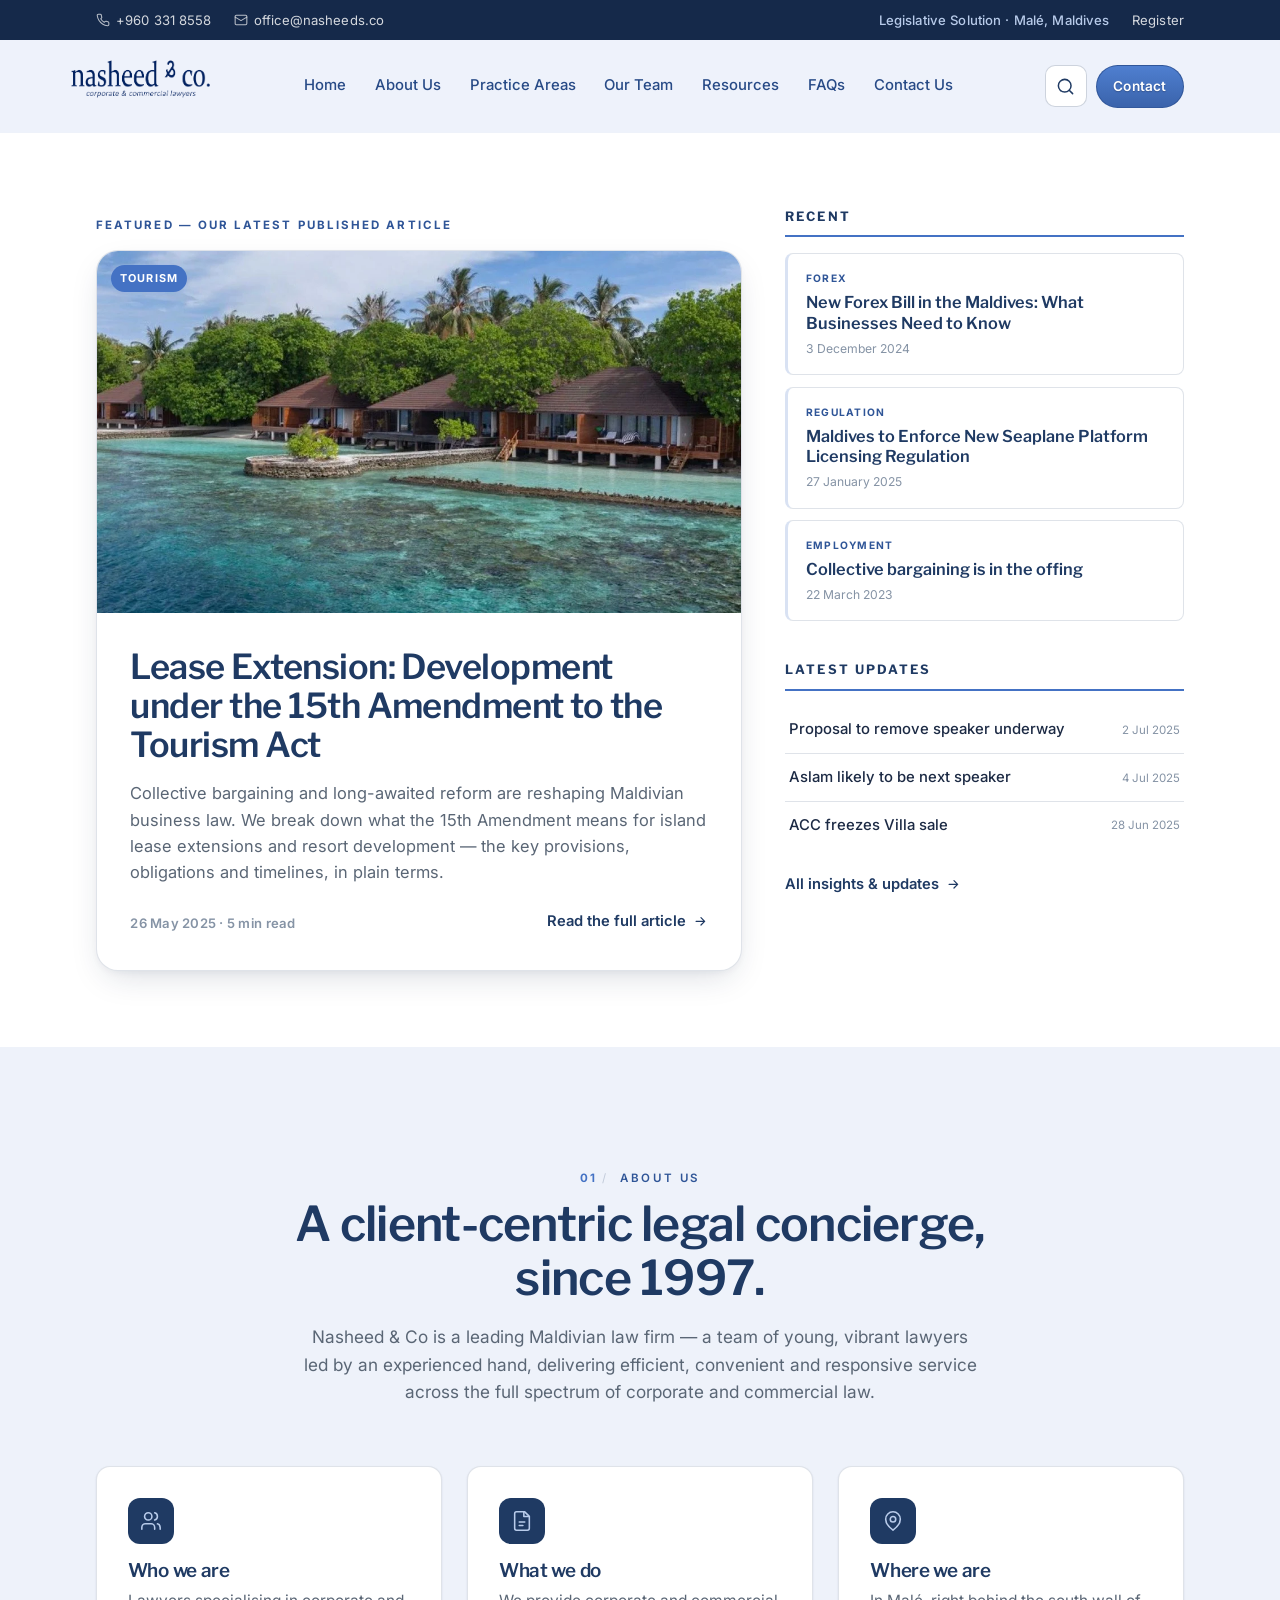
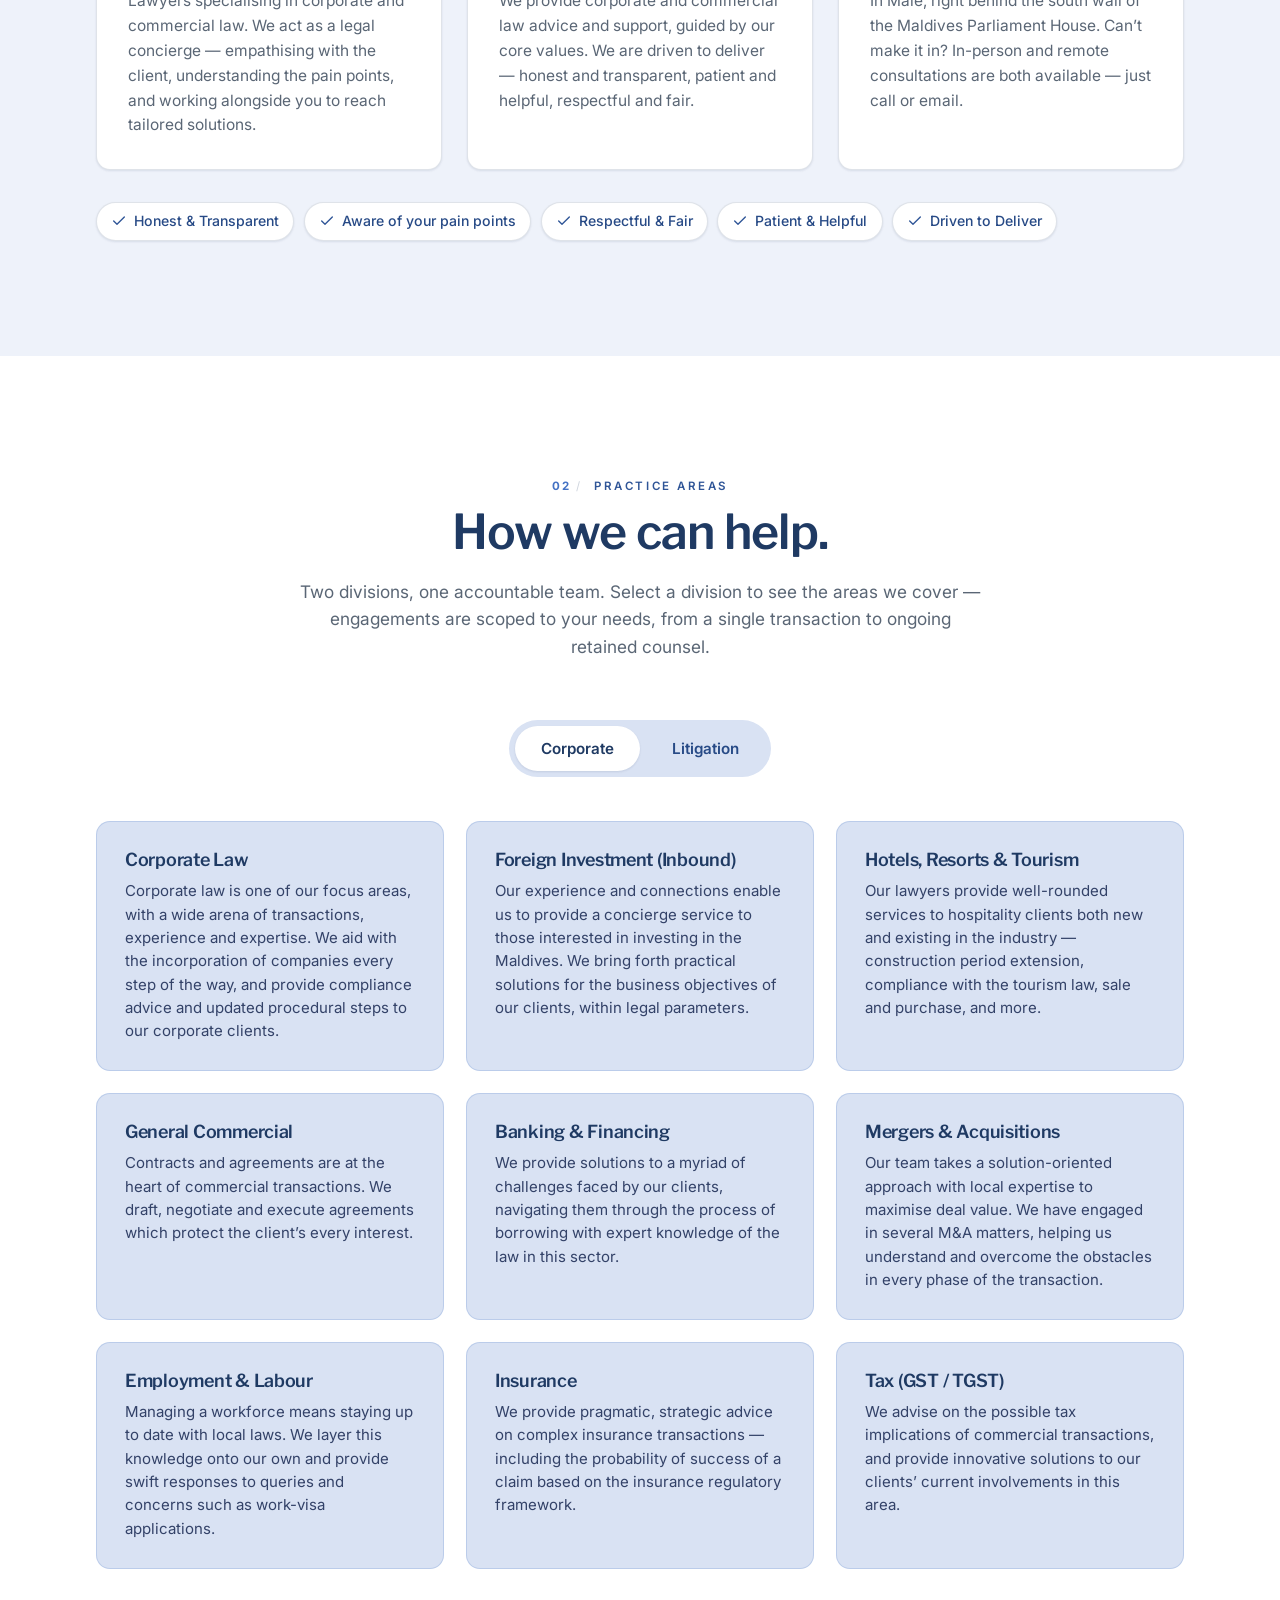
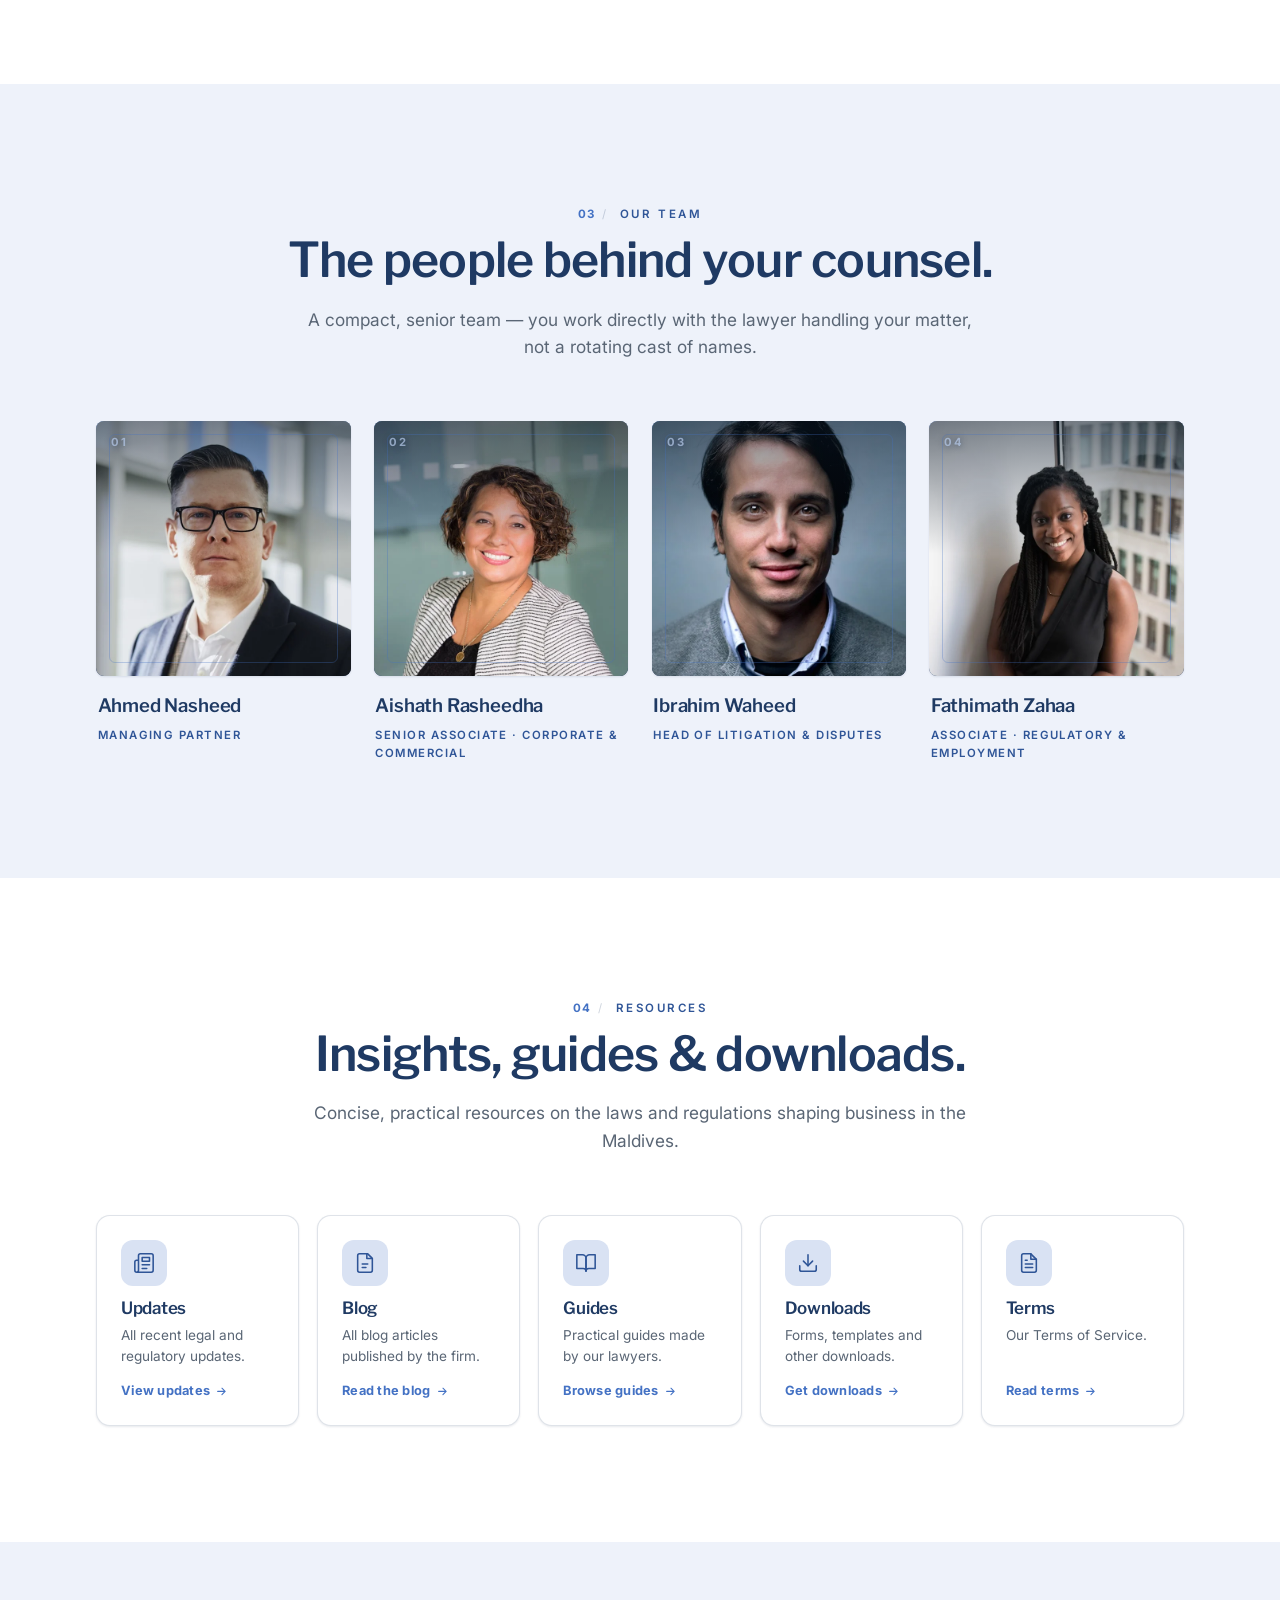
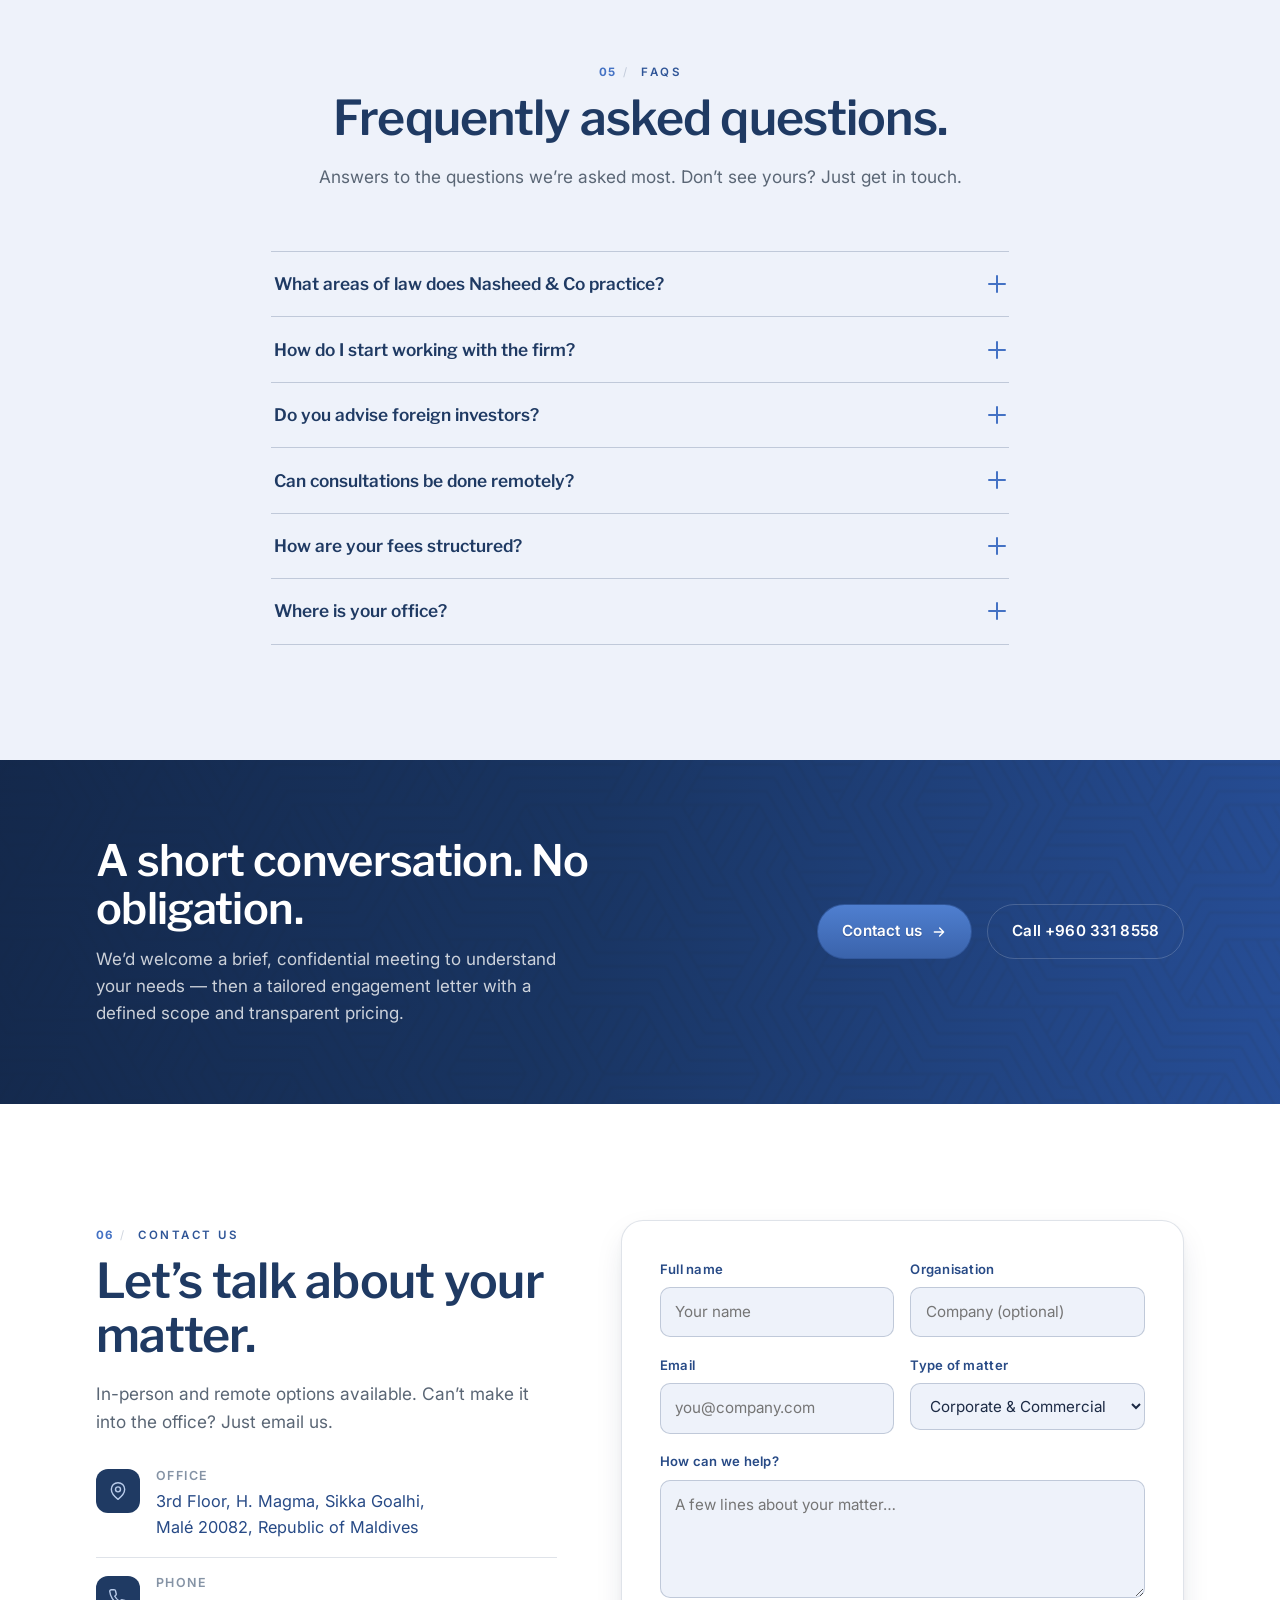
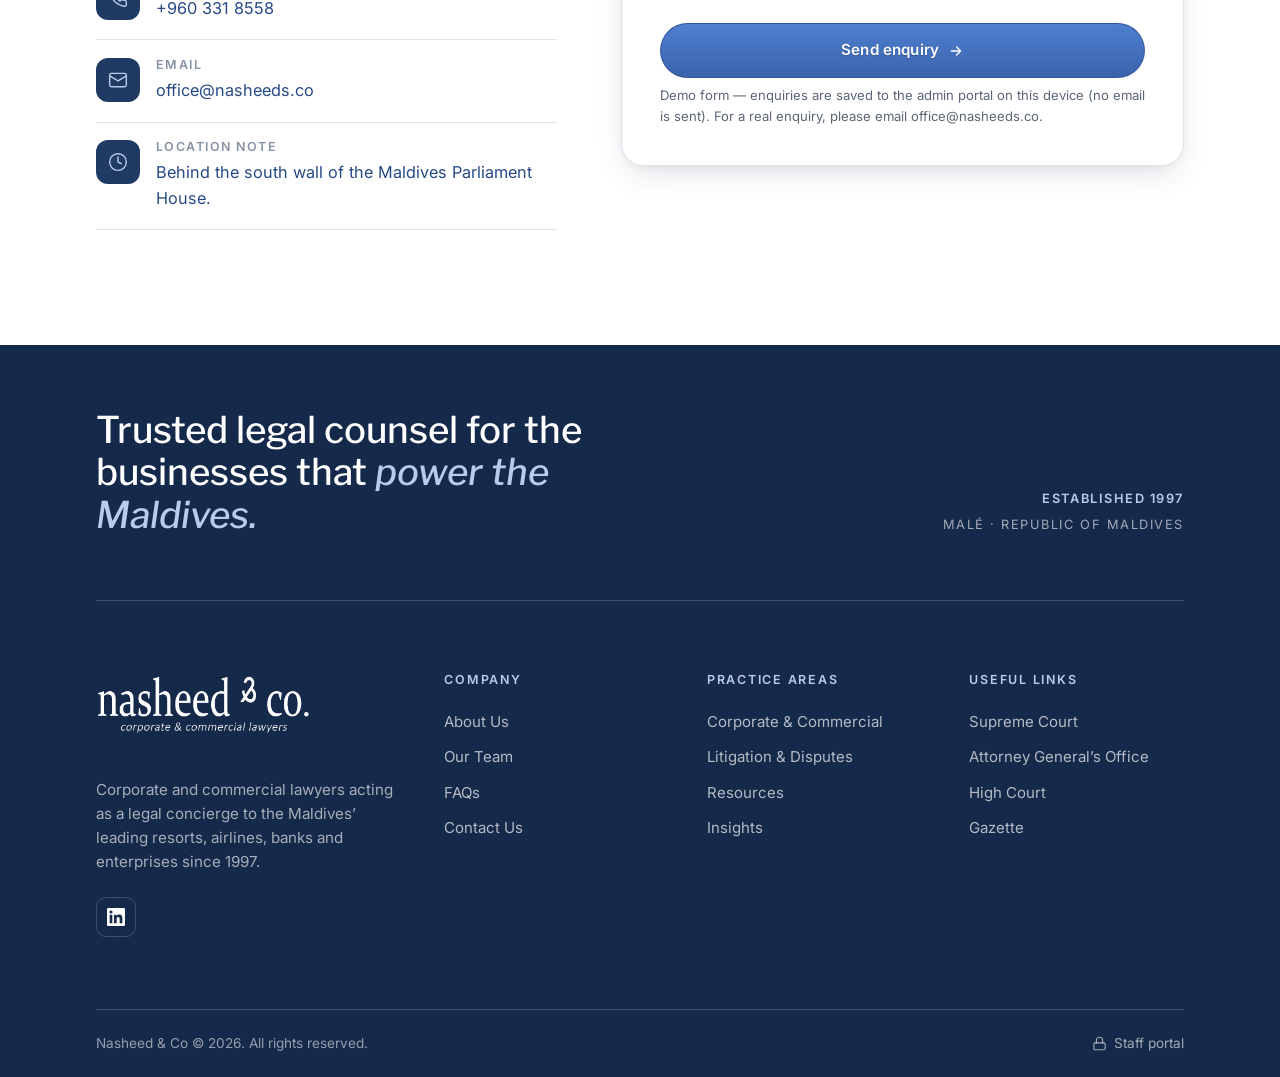
<file: index.html>
<!DOCTYPE html>
<html lang="en">
<head>
  <meta charset="UTF-8" />
  <meta name="viewport" content="width=device-width, initial-scale=1.0" />
  <title>Nasheed &amp; Co — Corporate &amp; Commercial Law, Maldives</title>
  <meta name="description" content="Nasheed & Co is a Malé-based corporate and commercial law firm. Read our latest legal insights and updates, and explore our practice areas — corporate, commercial and litigation, since 1997." />
  <meta name="theme-color" content="#15294a" />

  <!-- Open Graph -->
  <meta property="og:type" content="website" />
  <meta property="og:title" content="Nasheed & Co — Corporate & Commercial Law, Maldives" />
  <meta property="og:description" content="Legal insights and trusted counsel for the businesses that power the Maldives. Corporate, commercial and litigation, since 1997." />
  <meta property="og:image" content="assets/img/banner.webp" />

  <link rel="icon" type="image/webp" href="assets/img/favicon.webp" />
  <link rel="apple-touch-icon" href="assets/img/favicon.webp" />

  <link rel="preconnect" href="https://fonts.googleapis.com" />
  <link rel="preconnect" href="https://fonts.gstatic.com" crossorigin />
  <link href="https://fonts.googleapis.com/css2?family=Inter:wght@400;500;600;700&family=Libre+Franklin:ital,wght@0,400;0,500;0,600;0,700;1,400;1,500&display=swap" rel="stylesheet" />

  <link rel="stylesheet" href="assets/css/styles.css" />
</head>
<body id="top">
  <a class="skip-link" href="#main">Skip to content</a>

  <!-- ================= Top bar ================= -->
  <div class="topbar">
    <div class="wrap topbar__inner">
      <div class="topbar__group">
        <a href="tel:+9603318558" aria-label="Call Nasheed and Co">
          <svg viewBox="0 0 24 24" fill="none" stroke="currentColor" stroke-width="1.8" stroke-linecap="round" stroke-linejoin="round"><path d="M22 16.92v3a2 2 0 0 1-2.18 2 19.79 19.79 0 0 1-8.63-3.07 19.5 19.5 0 0 1-6-6 19.79 19.79 0 0 1-3.07-8.67A2 2 0 0 1 4.11 2h3a2 2 0 0 1 2 1.72c.13.96.36 1.9.7 2.81a2 2 0 0 1-.45 2.11L8.09 9.91a16 16 0 0 0 6 6l1.27-1.27a2 2 0 0 1 2.11-.45c.9.34 1.85.57 2.81.7A2 2 0 0 1 22 16.92z"/></svg>
          +960 331 8558
        </a>
        <a href="mailto:office@nasheeds.co" aria-label="Email Nasheed and Co">
          <svg viewBox="0 0 24 24" fill="none" stroke="currentColor" stroke-width="1.8" stroke-linecap="round" stroke-linejoin="round"><rect x="2" y="4" width="20" height="16" rx="2"/><path d="m22 7-10 6L2 7"/></svg>
          office@nasheeds.co
        </a>
      </div>
      <div class="topbar__group topbar__group--end">
        <span class="topbar__tag">Legislative Solution · Malé, Maldives</span>
        <a href="#contact">Register</a>
      </div>
    </div>
  </div>

  <!-- ================= Header ================= -->
  <header class="site-header" id="siteHeader">
    <div class="wrap nav">
      <a class="brand" href="#top" aria-label="Nasheed & Co — corporate & commercial lawyers, home">
        <img class="brand__logo" src="assets/img/logo-primary.webp" alt="Nasheed & Co — corporate & commercial lawyers" width="1500" height="593" />
      </a>

      <nav class="nav__links" id="navLinks" aria-label="Primary">
        <a href="#home">Home</a>
        <a href="#about">About Us</a>
        <a href="#practice">Practice Areas</a>
        <a href="#team">Our Team</a>
        <a href="#resources">Resources</a>
        <a href="#faqs">FAQs</a>
        <a href="#contact">Contact Us</a>
        <a class="btn btn--gold btn--sm nav__cta-mobile" href="#contact">Contact</a>
      </nav>

      <div class="nav__actions">
        <button class="nav__search" id="navSearch" aria-label="Search the site" aria-expanded="false" aria-controls="searchBar">
          <svg viewBox="0 0 24 24" fill="none" stroke="currentColor" stroke-width="1.9" stroke-linecap="round" stroke-linejoin="round"><circle cx="11" cy="11" r="8"/><path d="m21 21-4.3-4.3"/></svg>
        </button>
        <a class="btn btn--gold btn--sm nav__cta-desktop" href="#contact">Contact</a>
        <button class="nav__toggle" id="navToggle" aria-label="Open menu" aria-expanded="false" aria-controls="navLinks">
          <span></span><span></span><span></span>
        </button>
      </div>
    </div>
    <div class="nav__search-bar" id="searchBar" hidden>
      <div class="wrap nav__search-inner">
        <svg viewBox="0 0 24 24" fill="none" stroke="currentColor" stroke-width="1.9" stroke-linecap="round" stroke-linejoin="round"><circle cx="11" cy="11" r="8"/><path d="m21 21-4.3-4.3"/></svg>
        <input type="search" id="searchInput" placeholder="Search practice areas, insights, resources…" aria-label="Search the site" />
        <button class="nav__search-close" id="searchClose" aria-label="Close search">
          <svg viewBox="0 0 24 24" fill="none" stroke="currentColor" stroke-width="2" stroke-linecap="round" stroke-linejoin="round"><path d="M18 6 6 18M6 6l12 12"/></svg>
        </button>
      </div>
    </div>
    <div class="nav__scrim" id="navScrim" aria-hidden="true"></div>
  </header>

  <main id="main">
    <!-- ================= Featured / blog-first ================= -->
    <section class="section feature" id="home">
      <div class="wrap">
        <div class="feature__grid">
          <!-- Featured (latest) post -->
          <article class="feature__main reveal">
            <span class="feature__label">Featured — our latest published article</span>
            <a class="feature__card" href="https://www.nasheeds.co/blog/lease-extension-development-under-the-15th-amendment-to-the-tourism-act" target="_blank" rel="noopener">
              <div class="feature__media">
                <span class="feature__cat">Tourism</span>
                <img src="assets/img/img-4610.webp" alt="Maldivian resort water villas over a turquoise lagoon" />
              </div>
              <div class="feature__body">
                <h1 class="feature__title">Lease Extension: Development under the 15th Amendment to the Tourism Act</h1>
                <p class="feature__excerpt">Collective bargaining and long-awaited reform are reshaping Maldivian business law. We break down what the 15th Amendment means for island lease extensions and resort development — the key provisions, obligations and timelines, in plain terms.</p>
                <div class="feature__foot">
                  <span class="feature__meta">26 May 2025 · 5 min read</span>
                  <span class="textlink">Read the full article
                    <svg viewBox="0 0 24 24" fill="none" stroke="currentColor" stroke-width="2" stroke-linecap="round" stroke-linejoin="round"><path d="M5 12h14M13 6l6 6-6 6"/></svg>
                  </span>
                </div>
              </div>
            </a>
          </article>

          <!-- Recent + Latest sidebar -->
          <aside class="feed reveal" data-d="1" aria-label="Recent and latest posts">
            <h2 class="feed__h">Recent</h2>
            <a class="feed__card" href="https://www.nasheeds.co/blog/new-forex-bill-in-the-maldives-what-businesses-need-to-know" target="_blank" rel="noopener">
              <span class="feed__cat">Forex</span>
              <span class="feed__title">New Forex Bill in the Maldives: What Businesses Need to Know</span>
              <span class="feed__date">3 December 2024</span>
            </a>
            <a class="feed__card" href="https://www.nasheeds.co/news/maldives-to-enforce-new-seaplane-platform-licensing-regulation" target="_blank" rel="noopener">
              <span class="feed__cat">Regulation</span>
              <span class="feed__title">Maldives to Enforce New Seaplane Platform Licensing Regulation</span>
              <span class="feed__date">27 January 2025</span>
            </a>
            <a class="feed__card" href="https://www.nasheeds.co/blog" target="_blank" rel="noopener">
              <span class="feed__cat">Employment</span>
              <span class="feed__title">Collective bargaining is in the offing</span>
              <span class="feed__date">22 March 2023</span>
            </a>

            <h2 class="feed__h feed__h--latest">Latest updates</h2>
            <ul class="newslist">
              <li><a href="https://www.nasheeds.co/news" target="_blank" rel="noopener"><span>Proposal to remove speaker underway</span><em>2 Jul 2025</em></a></li>
              <li><a href="https://www.nasheeds.co/news" target="_blank" rel="noopener"><span>Aslam likely to be next speaker</span><em>4 Jul 2025</em></a></li>
              <li><a href="https://www.nasheeds.co/news" target="_blank" rel="noopener"><span>ACC freezes Villa sale</span><em>28 Jun 2025</em></a></li>
            </ul>

            <a class="feed__all textlink" href="#resources">All insights &amp; updates
              <svg viewBox="0 0 24 24" fill="none" stroke="currentColor" stroke-width="2" stroke-linecap="round" stroke-linejoin="round"><path d="M5 12h14M13 6l6 6-6 6"/></svg>
            </a>
          </aside>
        </div>
      </div>
    </section>

    <!-- ================= About — Who / What / Where ================= -->
    <section class="section about" id="about">
      <div class="wrap">
        <div class="section__head section__head--center reveal">
          <span class="eyebrow"><span class="eyebrow__no">01</span>About us</span>
          <h2 class="section__title">A client-centric legal concierge, since 1997.</h2>
          <p class="section__intro">Nasheed &amp; Co is a leading Maldivian law firm — a team of young, vibrant lawyers led by an experienced hand, delivering efficient, convenient and responsive service across the full spectrum of corporate and commercial law.</p>
        </div>

        <div class="wwww wwww--3">
          <div class="wwww__item reveal">
            <div class="wwww__ic"><svg viewBox="0 0 24 24" fill="none" stroke="currentColor" stroke-width="1.7" stroke-linecap="round" stroke-linejoin="round"><path d="M16 21v-2a4 4 0 0 0-4-4H6a4 4 0 0 0-4 4v2"/><circle cx="9" cy="7" r="4"/><path d="M22 21v-2a4 4 0 0 0-3-3.87"/><path d="M16 3.13a4 4 0 0 1 0 7.75"/></svg></div>
            <h3>Who we are</h3>
            <p>Lawyers specialising in corporate and commercial law. We act as a legal concierge — empathising with the client, understanding the pain points, and working alongside you to reach tailored solutions.</p>
          </div>
          <div class="wwww__item reveal" data-d="1">
            <div class="wwww__ic"><svg viewBox="0 0 24 24" fill="none" stroke="currentColor" stroke-width="1.7" stroke-linecap="round" stroke-linejoin="round"><path d="M15 2H6a2 2 0 0 0-2 2v16a2 2 0 0 0 2 2h12a2 2 0 0 0 2-2V7Z"/><path d="M14 2v5h5"/><path d="M9 13h6M9 17h4"/></svg></div>
            <h3>What we do</h3>
            <p>We provide corporate and commercial law advice and support, guided by our core values. We are driven to deliver — honest and transparent, patient and helpful, respectful and fair.</p>
          </div>
          <div class="wwww__item reveal" data-d="2">
            <div class="wwww__ic"><svg viewBox="0 0 24 24" fill="none" stroke="currentColor" stroke-width="1.7" stroke-linecap="round" stroke-linejoin="round"><path d="M20 10c0 6-8 12-8 12s-8-6-8-12a8 8 0 0 1 16 0Z"/><circle cx="12" cy="10" r="3"/></svg></div>
            <h3>Where we are</h3>
            <p>In Malé, right behind the south wall of the Maldives Parliament House. Can’t make it in? In-person and remote consultations are both available — just call or email.</p>
          </div>
        </div>

        <div class="values" aria-label="Our values">
          <span class="value"><svg viewBox="0 0 24 24" fill="none" stroke="currentColor" stroke-width="2" stroke-linecap="round" stroke-linejoin="round"><path d="M20 6 9 17l-5-5"/></svg>Honest &amp; Transparent</span>
          <span class="value"><svg viewBox="0 0 24 24" fill="none" stroke="currentColor" stroke-width="2" stroke-linecap="round" stroke-linejoin="round"><path d="M20 6 9 17l-5-5"/></svg>Aware of your pain points</span>
          <span class="value"><svg viewBox="0 0 24 24" fill="none" stroke="currentColor" stroke-width="2" stroke-linecap="round" stroke-linejoin="round"><path d="M20 6 9 17l-5-5"/></svg>Respectful &amp; Fair</span>
          <span class="value"><svg viewBox="0 0 24 24" fill="none" stroke="currentColor" stroke-width="2" stroke-linecap="round" stroke-linejoin="round"><path d="M20 6 9 17l-5-5"/></svg>Patient &amp; Helpful</span>
          <span class="value"><svg viewBox="0 0 24 24" fill="none" stroke="currentColor" stroke-width="2" stroke-linecap="round" stroke-linejoin="round"><path d="M20 6 9 17l-5-5"/></svg>Driven to Deliver</span>
        </div>
      </div>
    </section>

    <!-- ================= Practice Areas ================= -->
    <section class="section pa" id="practice">
      <div class="wrap">
        <div class="section__head section__head--center reveal">
          <span class="eyebrow"><span class="eyebrow__no">02</span>Practice areas</span>
          <h2 class="section__title">How we can help.</h2>
          <p class="section__intro">Two divisions, one accountable team. Select a division to see the areas we cover — engagements are scoped to your needs, from a single transaction to ongoing retained counsel.</p>
        </div>

        <div class="pa__tabs" role="tablist" aria-label="Practice divisions">
          <button class="pa__tab is-active" id="tab-corporate" role="tab" aria-selected="true" aria-controls="panel-corporate" data-tab="corporate">Corporate</button>
          <button class="pa__tab" id="tab-litigation" role="tab" aria-selected="false" aria-controls="panel-litigation" data-tab="litigation">Litigation</button>
        </div>

        <div class="pa__panel" id="panel-corporate" role="tabpanel" aria-labelledby="tab-corporate" data-panel="corporate">
          <div class="pa__grid">
            <article class="pa__card reveal"><h3>Corporate Law</h3><p>Corporate law is one of our focus areas, with a wide arena of transactions, experience and expertise. We aid with the incorporation of companies every step of the way, and provide compliance advice and updated procedural steps to our corporate clients.</p></article>
            <article class="pa__card reveal" data-d="1"><h3>Foreign Investment (Inbound)</h3><p>Our experience and connections enable us to provide a concierge service to those interested in investing in the Maldives. We bring forth practical solutions for the business objectives of our clients, within legal parameters.</p></article>
            <article class="pa__card reveal" data-d="2"><h3>Hotels, Resorts &amp; Tourism</h3><p>Our lawyers provide well-rounded services to hospitality clients both new and existing in the industry — construction period extension, compliance with the tourism law, sale and purchase, and more.</p></article>
            <article class="pa__card reveal"><h3>General Commercial</h3><p>Contracts and agreements are at the heart of commercial transactions. We draft, negotiate and execute agreements which protect the client’s every interest.</p></article>
            <article class="pa__card reveal" data-d="1"><h3>Banking &amp; Financing</h3><p>We provide solutions to a myriad of challenges faced by our clients, navigating them through the process of borrowing with expert knowledge of the law in this sector.</p></article>
            <article class="pa__card reveal" data-d="2"><h3>Mergers &amp; Acquisitions</h3><p>Our team takes a solution-oriented approach with local expertise to maximise deal value. We have engaged in several M&amp;A matters, helping us understand and overcome the obstacles in every phase of the transaction.</p></article>
            <article class="pa__card reveal"><h3>Employment &amp; Labour</h3><p>Managing a workforce means staying up to date with local laws. We layer this knowledge onto our own and provide swift responses to queries and concerns such as work-visa applications.</p></article>
            <article class="pa__card reveal" data-d="1"><h3>Insurance</h3><p>We provide pragmatic, strategic advice on complex insurance transactions — including the probability of success of a claim based on the insurance regulatory framework.</p></article>
            <article class="pa__card reveal" data-d="2"><h3>Tax (GST / TGST)</h3><p>We advise on the possible tax implications of commercial transactions, and provide innovative solutions to our clients’ current involvements in this area.</p></article>
          </div>
        </div>

        <div class="pa__panel is-hidden" id="panel-litigation" role="tabpanel" aria-labelledby="tab-litigation" data-panel="litigation" hidden>
          <div class="pa__grid pa__grid--4">
            <article class="pa__card reveal"><h3>Litigation</h3><p>The firm has handled a vast variety of complex cases, securing a win for the majority. Our familiarity with the battlefield allows us to guide clients to their desired outcome, with the best dispute-resolution strategy when an obstacle arises.</p></article>
            <article class="pa__card reveal" data-d="1"><h3>Arbitration</h3><p>We offer a seamless solution to complex disputes outside of the court. Our team has experience liaising with foreign arbitrators and advising them on Maldives law as required by the rules of arbitration.</p></article>
            <article class="pa__card reveal" data-d="2"><h3>Mediation</h3><p>We provide mediation services to clients who wish to avoid aggressive litigation and settle amicably — resolving conflicts while maintaining neutrality, to reach the most beneficial result for both parties.</p></article>
            <article class="pa__card reveal" data-d="3"><h3>Investigations</h3><p>Where a client is uncertain of the legal terrain, we specialise in obtaining, reviewing and analysing data from multiple sources — providing the most accurate and clear picture on which to take well-informed decisions.</p></article>
          </div>
        </div>
      </div>
    </section>

    <!-- ================= Our Team ================= -->
    <section class="section team" id="team">
      <div class="wrap">
        <div class="section__head section__head--center reveal">
          <span class="eyebrow"><span class="eyebrow__no">03</span>Our team</span>
          <h2 class="section__title">The people behind your counsel.</h2>
          <p class="section__intro">A compact, senior team — you work directly with the lawyer handling your matter, not a rotating cast of names.</p>
        </div>

        <div class="team__grid" id="teamGrid">
          <a class="member reveal" href="member.html?id=t1">
            <div class="member__portrait has-photo">
              <img class="member__photo" src="assets/img/team-t1.webp" alt="Ahmed Nasheed" loading="lazy" />
              <span class="member__index">01</span>
              <span class="member__cta">View profile <svg viewBox="0 0 24 24" fill="none" stroke="currentColor" stroke-width="2" stroke-linecap="round" stroke-linejoin="round"><path d="M5 12h14M13 6l6 6-6 6"/></svg></span>
            </div>
            <div class="member__info">
              <h3 class="member__name">Ahmed Nasheed</h3>
              <p class="member__role">Managing Partner</p>
            </div>
          </a>
          <a class="member reveal" href="member.html?id=t2" data-d="1">
            <div class="member__portrait has-photo">
              <img class="member__photo" src="assets/img/team-t2.webp" alt="Aishath Rasheedha" loading="lazy" />
              <span class="member__index">02</span>
              <span class="member__cta">View profile <svg viewBox="0 0 24 24" fill="none" stroke="currentColor" stroke-width="2" stroke-linecap="round" stroke-linejoin="round"><path d="M5 12h14M13 6l6 6-6 6"/></svg></span>
            </div>
            <div class="member__info">
              <h3 class="member__name">Aishath Rasheedha</h3>
              <p class="member__role">Senior Associate · Corporate &amp; Commercial</p>
            </div>
          </a>
          <a class="member reveal" href="member.html?id=t3" data-d="2">
            <div class="member__portrait has-photo">
              <img class="member__photo" src="assets/img/team-t3.webp" alt="Ibrahim Waheed" loading="lazy" />
              <span class="member__index">03</span>
              <span class="member__cta">View profile <svg viewBox="0 0 24 24" fill="none" stroke="currentColor" stroke-width="2" stroke-linecap="round" stroke-linejoin="round"><path d="M5 12h14M13 6l6 6-6 6"/></svg></span>
            </div>
            <div class="member__info">
              <h3 class="member__name">Ibrahim Waheed</h3>
              <p class="member__role">Head of Litigation &amp; Disputes</p>
            </div>
          </a>
          <a class="member reveal" href="member.html?id=t4" data-d="3">
            <div class="member__portrait has-photo">
              <img class="member__photo" src="assets/img/team-t4.webp" alt="Fathimath Zahaa" loading="lazy" />
              <span class="member__index">04</span>
              <span class="member__cta">View profile <svg viewBox="0 0 24 24" fill="none" stroke="currentColor" stroke-width="2" stroke-linecap="round" stroke-linejoin="round"><path d="M5 12h14M13 6l6 6-6 6"/></svg></span>
            </div>
            <div class="member__info">
              <h3 class="member__name">Fathimath Zahaa</h3>
              <p class="member__role">Associate · Regulatory &amp; Employment</p>
            </div>
          </a>
        </div>
      </div>
    </section>

    <!-- ================= Resources ================= -->
    <section class="section resources" id="resources">
      <div class="wrap">
        <div class="section__head section__head--center reveal">
          <span class="eyebrow"><span class="eyebrow__no">04</span>Resources</span>
          <h2 class="section__title">Insights, guides &amp; downloads.</h2>
          <p class="section__intro">Concise, practical resources on the laws and regulations shaping business in the Maldives.</p>
        </div>

        <div class="res__grid">
          <a class="res__card reveal" href="https://www.nasheeds.co/news" target="_blank" rel="noopener">
            <span class="res__ic"><svg viewBox="0 0 24 24" fill="none" stroke="currentColor" stroke-width="1.7" stroke-linecap="round" stroke-linejoin="round"><path d="M4 22h16a2 2 0 0 0 2-2V4a2 2 0 0 0-2-2H8a2 2 0 0 0-2 2v16a2 2 0 0 1-2 2Zm0 0a2 2 0 0 1-2-2v-9c0-1.1.9-2 2-2h2"/><path d="M18 14h-8M15 18h-5M10 6h8v4h-8V6Z"/></svg></span>
            <h3>Updates</h3>
            <p>All recent legal and regulatory updates.</p>
            <span class="res__go">View updates <svg viewBox="0 0 24 24" fill="none" stroke="currentColor" stroke-width="2" stroke-linecap="round" stroke-linejoin="round"><path d="M5 12h14M13 6l6 6-6 6"/></svg></span>
          </a>
          <a class="res__card reveal" data-d="1" href="https://www.nasheeds.co/blog" target="_blank" rel="noopener">
            <span class="res__ic"><svg viewBox="0 0 24 24" fill="none" stroke="currentColor" stroke-width="1.7" stroke-linecap="round" stroke-linejoin="round"><path d="M15 2H6a2 2 0 0 0-2 2v16a2 2 0 0 0 2 2h12a2 2 0 0 0 2-2V7Z"/><path d="M14 2v5h5"/><path d="M9 13h6M9 17h4"/></svg></span>
            <h3>Blog</h3>
            <p>All blog articles published by the firm.</p>
            <span class="res__go">Read the blog <svg viewBox="0 0 24 24" fill="none" stroke="currentColor" stroke-width="2" stroke-linecap="round" stroke-linejoin="round"><path d="M5 12h14M13 6l6 6-6 6"/></svg></span>
          </a>
          <a class="res__card reveal" data-d="2" href="https://www.nasheeds.co" target="_blank" rel="noopener">
            <span class="res__ic"><svg viewBox="0 0 24 24" fill="none" stroke="currentColor" stroke-width="1.7" stroke-linecap="round" stroke-linejoin="round"><path d="M2 3h6a4 4 0 0 1 4 4v14a3 3 0 0 0-3-3H2z"/><path d="M22 3h-6a4 4 0 0 0-4 4v14a3 3 0 0 1 3-3h7z"/></svg></span>
            <h3>Guides</h3>
            <p>Practical guides made by our lawyers.</p>
            <span class="res__go">Browse guides <svg viewBox="0 0 24 24" fill="none" stroke="currentColor" stroke-width="2" stroke-linecap="round" stroke-linejoin="round"><path d="M5 12h14M13 6l6 6-6 6"/></svg></span>
          </a>
          <a class="res__card reveal" data-d="3" href="https://www.nasheeds.co" target="_blank" rel="noopener">
            <span class="res__ic"><svg viewBox="0 0 24 24" fill="none" stroke="currentColor" stroke-width="1.7" stroke-linecap="round" stroke-linejoin="round"><path d="M21 15v4a2 2 0 0 1-2 2H5a2 2 0 0 1-2-2v-4"/><path d="m7 10 5 5 5-5"/><path d="M12 15V3"/></svg></span>
            <h3>Downloads</h3>
            <p>Forms, templates and other downloads.</p>
            <span class="res__go">Get downloads <svg viewBox="0 0 24 24" fill="none" stroke="currentColor" stroke-width="2" stroke-linecap="round" stroke-linejoin="round"><path d="M5 12h14M13 6l6 6-6 6"/></svg></span>
          </a>
          <a class="res__card reveal" data-d="3" href="https://www.nasheeds.co" target="_blank" rel="noopener">
            <span class="res__ic"><svg viewBox="0 0 24 24" fill="none" stroke="currentColor" stroke-width="1.7" stroke-linecap="round" stroke-linejoin="round"><path d="M14 2H6a2 2 0 0 0-2 2v16a2 2 0 0 0 2 2h12a2 2 0 0 0 2-2V8Z"/><path d="M14 2v6h6"/><path d="M16 13H8M16 17H8M10 9H8"/></svg></span>
            <h3>Terms</h3>
            <p>Our Terms of Service.</p>
            <span class="res__go">Read terms <svg viewBox="0 0 24 24" fill="none" stroke="currentColor" stroke-width="2" stroke-linecap="round" stroke-linejoin="round"><path d="M5 12h14M13 6l6 6-6 6"/></svg></span>
          </a>
        </div>
      </div>
    </section>

    <!-- ================= FAQs ================= -->
    <section class="section faqs" id="faqs">
      <div class="wrap faqs__wrap">
        <div class="section__head section__head--center reveal">
          <span class="eyebrow"><span class="eyebrow__no">05</span>FAQs</span>
          <h2 class="section__title">Frequently asked questions.</h2>
          <p class="section__intro">Answers to the questions we’re asked most. Don’t see yours? Just get in touch.</p>
        </div>

        <div class="faq reveal">
          <details class="faq__item">
            <summary>What areas of law does Nasheed &amp; Co practice?<span class="faq__ic" aria-hidden="true"></span></summary>
            <div class="faq__a"><p>We are a corporate and commercial law firm. Our work spans two divisions — <b>Corporate</b> (corporate law, foreign investment, hotels &amp; tourism, banking &amp; finance, M&amp;A, employment, insurance and tax) and <b>Litigation</b> (litigation, arbitration, mediation and investigations).</p></div>
          </details>
          <details class="faq__item">
            <summary>How do I start working with the firm?<span class="faq__ic" aria-hidden="true"></span></summary>
            <div class="faq__a"><p>Reach out via the contact form, phone or email. We’ll arrange a brief, confidential meeting to understand your matter, then send a tailored engagement letter with a defined scope and transparent pricing before any work begins.</p></div>
          </details>
          <details class="faq__item">
            <summary>Do you advise foreign investors?<span class="faq__ic" aria-hidden="true"></span></summary>
            <div class="faq__a"><p>Yes. We provide a concierge service to those investing in the Maldives — bringing practical solutions to your business objectives within the legal framework, from structuring to approvals and compliance.</p></div>
          </details>
          <details class="faq__item">
            <summary>Can consultations be done remotely?<span class="faq__ic" aria-hidden="true"></span></summary>
            <div class="faq__a"><p>Absolutely. In-person and remote consultations are both available. If you can’t make it into the office, simply call or email us and we’ll arrange a convenient time.</p></div>
          </details>
          <details class="faq__item">
            <summary>How are your fees structured?<span class="faq__ic" aria-hidden="true"></span></summary>
            <div class="faq__a"><p>Engagements are scoped to your needs — a single transaction handled, or an ongoing retained relationship. Every engagement letter sets out a defined scope and transparent pricing, so there are no surprises.</p></div>
          </details>
          <details class="faq__item">
            <summary>Where is your office?<span class="faq__ic" aria-hidden="true"></span></summary>
            <div class="faq__a"><p>3rd Floor, H. Magma, Sikka Goalhi, Malé — right behind the south wall of the Maldives Parliament House. See the <a class="textlink" href="#contact">contact section</a> for full details.</p></div>
          </details>
        </div>
      </div>
    </section>

    <!-- ================= CTA band ================= -->
    <section class="cta-band">
      <div class="cta-band__bg"><img src="assets/img/banner.webp" alt="" aria-hidden="true" /></div>
      <div class="wrap cta-band__inner">
        <div>
          <h2>A short conversation. No obligation.</h2>
          <p>We’d welcome a brief, confidential meeting to understand your needs — then a tailored engagement letter with a defined scope and transparent pricing.</p>
        </div>
        <div class="cta-band__actions">
          <a class="btn btn--gold" href="#contact">Contact us
            <svg viewBox="0 0 24 24" fill="none" stroke="currentColor" stroke-width="2" stroke-linecap="round" stroke-linejoin="round"><path d="M5 12h14M13 6l6 6-6 6"/></svg>
          </a>
          <a class="btn btn--on-navy" href="tel:+9603318558">Call +960 331 8558</a>
        </div>
      </div>
    </section>

    <!-- ================= Contact ================= -->
    <section class="section contact" id="contact">
      <div class="wrap contact__grid">
        <div class="contact__info reveal">
          <div class="section__head" style="margin-bottom:1rem">
            <span class="eyebrow"><span class="eyebrow__no">06</span>Contact us</span>
            <h2 class="section__title">Let’s talk about your matter.</h2>
            <p class="section__intro">In-person and remote options available. Can’t make it into the office? Just email us.</p>
          </div>

          <div class="contact-item">
            <span class="contact__ic"><svg viewBox="0 0 24 24" fill="none" stroke="currentColor" stroke-width="1.7" stroke-linecap="round" stroke-linejoin="round"><path d="M20 10c0 6-8 12-8 12s-8-6-8-12a8 8 0 0 1 16 0Z"/><circle cx="12" cy="10" r="3"/></svg></span>
            <div><h4>Office</h4><p>3rd Floor, H. Magma, Sikka Goalhi,<br/>Malé 20082, Republic of Maldives</p></div>
          </div>
          <div class="contact-item">
            <span class="contact__ic"><svg viewBox="0 0 24 24" fill="none" stroke="currentColor" stroke-width="1.7" stroke-linecap="round" stroke-linejoin="round"><path d="M22 16.92v3a2 2 0 0 1-2.18 2 19.79 19.79 0 0 1-8.63-3.07 19.5 19.5 0 0 1-6-6 19.79 19.79 0 0 1-3.07-8.67A2 2 0 0 1 4.11 2h3a2 2 0 0 1 2 1.72c.13.96.36 1.9.7 2.81a2 2 0 0 1-.45 2.11L8.09 9.91a16 16 0 0 0 6 6l1.27-1.27a2 2 0 0 1 2.11-.45c.9.34 1.85.57 2.81.7A2 2 0 0 1 22 16.92z"/></svg></span>
            <div><h4>Phone</h4><a href="tel:+9603318558">+960 331 8558</a></div>
          </div>
          <div class="contact-item">
            <span class="contact__ic"><svg viewBox="0 0 24 24" fill="none" stroke="currentColor" stroke-width="1.7" stroke-linecap="round" stroke-linejoin="round"><rect x="2" y="4" width="20" height="16" rx="2"/><path d="m22 7-10 6L2 7"/></svg></span>
            <div><h4>Email</h4><a href="mailto:office@nasheeds.co">office@nasheeds.co</a></div>
          </div>
          <div class="contact-item">
            <span class="contact__ic"><svg viewBox="0 0 24 24" fill="none" stroke="currentColor" stroke-width="1.7" stroke-linecap="round" stroke-linejoin="round"><circle cx="12" cy="12" r="10"/><polyline points="12 6 12 12 16 14"/></svg></span>
            <div><h4>Location note</h4><p>Behind the south wall of the Maldives Parliament House.</p></div>
          </div>
        </div>

        <form class="form reveal" id="contactForm" data-d="1" novalidate>
          <div class="form__success" id="formSuccess" role="status">
            <svg viewBox="0 0 24 24" fill="none" stroke="currentColor" stroke-width="2" stroke-linecap="round" stroke-linejoin="round"><path d="M22 11.08V12a10 10 0 1 1-5.93-9.14"/><path d="m22 4-10 10.01-3-3"/></svg>
            <span></span>
          </div>
          <div class="form__row">
            <div class="field">
              <label for="f-name">Full name</label>
              <input id="f-name" name="name" type="text" placeholder="Your name" required />
            </div>
            <div class="field">
              <label for="f-org">Organisation</label>
              <input id="f-org" name="organisation" type="text" placeholder="Company (optional)" />
            </div>
          </div>
          <div class="form__row">
            <div class="field">
              <label for="f-email">Email</label>
              <input id="f-email" name="email" type="email" placeholder="you@company.com" required />
            </div>
            <div class="field">
              <label for="f-matter">Type of matter</label>
              <select id="f-matter" name="matter">
                <option>Corporate &amp; Commercial</option>
                <option>Foreign Investment</option>
                <option>Hotels, Resorts &amp; Tourism</option>
                <option>Banking &amp; Finance</option>
                <option>Litigation &amp; Disputes</option>
                <option>Employment &amp; Labour</option>
                <option>Other / Not sure</option>
              </select>
            </div>
          </div>
          <div class="field">
            <label for="f-msg">How can we help?</label>
            <textarea id="f-msg" name="message" placeholder="A few lines about your matter…" required></textarea>
          </div>
          <button class="btn btn--gold" type="submit" style="width:100%">Send enquiry
            <svg viewBox="0 0 24 24" fill="none" stroke="currentColor" stroke-width="2" stroke-linecap="round" stroke-linejoin="round"><path d="M5 12h14M13 6l6 6-6 6"/></svg>
          </button>
          <p class="form__note">Demo form — enquiries are saved to the admin portal on this device (no email is sent). For a real enquiry, please email <a href="mailto:office@nasheeds.co">office@nasheeds.co</a>.</p>
        </form>
      </div>
    </section>
  </main>

  <!-- ================= Footer ================= -->
  <footer class="footer">
    <div class="wrap">
      <div class="footer__masthead">
        <p class="footer__tagline">Trusted legal counsel for the businesses that <em>power the Maldives.</em></p>
        <div class="footer__masthead-meta">
          <span>Established 1997</span>
          <span>Malé · Republic of Maldives</span>
        </div>
      </div>
      <div class="footer__top">
        <div class="footer__brand">
          <img class="footer__logo" src="assets/img/logo-primary.webp" alt="Nasheed & Co — corporate & commercial lawyers" />
          <p>Corporate and commercial lawyers acting as a legal concierge to the Maldives’ leading resorts, airlines, banks and enterprises since 1997.</p>
          <div class="footer__social">
            <a href="https://www.linkedin.com/company/nasheed-and-co" target="_blank" rel="noopener" aria-label="LinkedIn">
              <svg viewBox="0 0 24 24" fill="currentColor"><path d="M20.45 20.45h-3.56v-5.57c0-1.33-.02-3.04-1.85-3.04-1.85 0-2.14 1.45-2.14 2.94v5.67H9.34V9h3.42v1.56h.05c.48-.9 1.64-1.85 3.37-1.85 3.6 0 4.27 2.37 4.27 5.46v6.28zM5.34 7.43a2.07 2.07 0 1 1 0-4.14 2.07 2.07 0 0 1 0 4.14zM7.12 20.45H3.55V9h3.57v11.45zM22.22 0H1.77C.79 0 0 .77 0 1.72v20.56C0 23.23.79 24 1.77 24h20.45c.98 0 1.78-.77 1.78-1.72V1.72C24 .77 23.2 0 22.22 0z"/></svg>
            </a>
          </div>
        </div>

        <div class="footer__col">
          <h4>Company</h4>
          <a href="#about">About Us</a>
          <a href="#team">Our Team</a>
          <a href="#faqs">FAQs</a>
          <a href="#contact">Contact Us</a>
        </div>

        <div class="footer__col">
          <h4>Practice areas</h4>
          <a href="#practice">Corporate &amp; Commercial</a>
          <a href="#practice">Litigation &amp; Disputes</a>
          <a href="#resources">Resources</a>
          <a href="#home">Insights</a>
        </div>

        <div class="footer__col">
          <h4>Useful links</h4>
          <a href="https://www.supremecourt.gov.mv" target="_blank" rel="noopener">Supreme Court</a>
          <a href="https://www.agoffice.gov.mv" target="_blank" rel="noopener">Attorney General’s Office</a>
          <a href="https://highcourt.gov.mv" target="_blank" rel="noopener">High Court</a>
          <a href="https://www.gazette.gov.mv" target="_blank" rel="noopener">Gazette</a>
        </div>
      </div>

      <div class="footer__bar">
        <span>Nasheed &amp; Co © <span id="year">2026</span>. All rights reserved.</span>
        <a class="footer__portal" href="admin/">
          <svg viewBox="0 0 24 24" fill="none" stroke="currentColor" stroke-width="1.8" stroke-linecap="round" stroke-linejoin="round"><rect x="3" y="11" width="18" height="11" rx="2"/><path d="M7 11V7a5 5 0 0 1 10 0v4"/></svg>
          Staff portal
        </a>
      </div>
    </div>
  </footer>

  <script src="assets/js/team-data.js"></script>
  <script src="assets/js/main.js"></script>
</body>
</html>
</file>
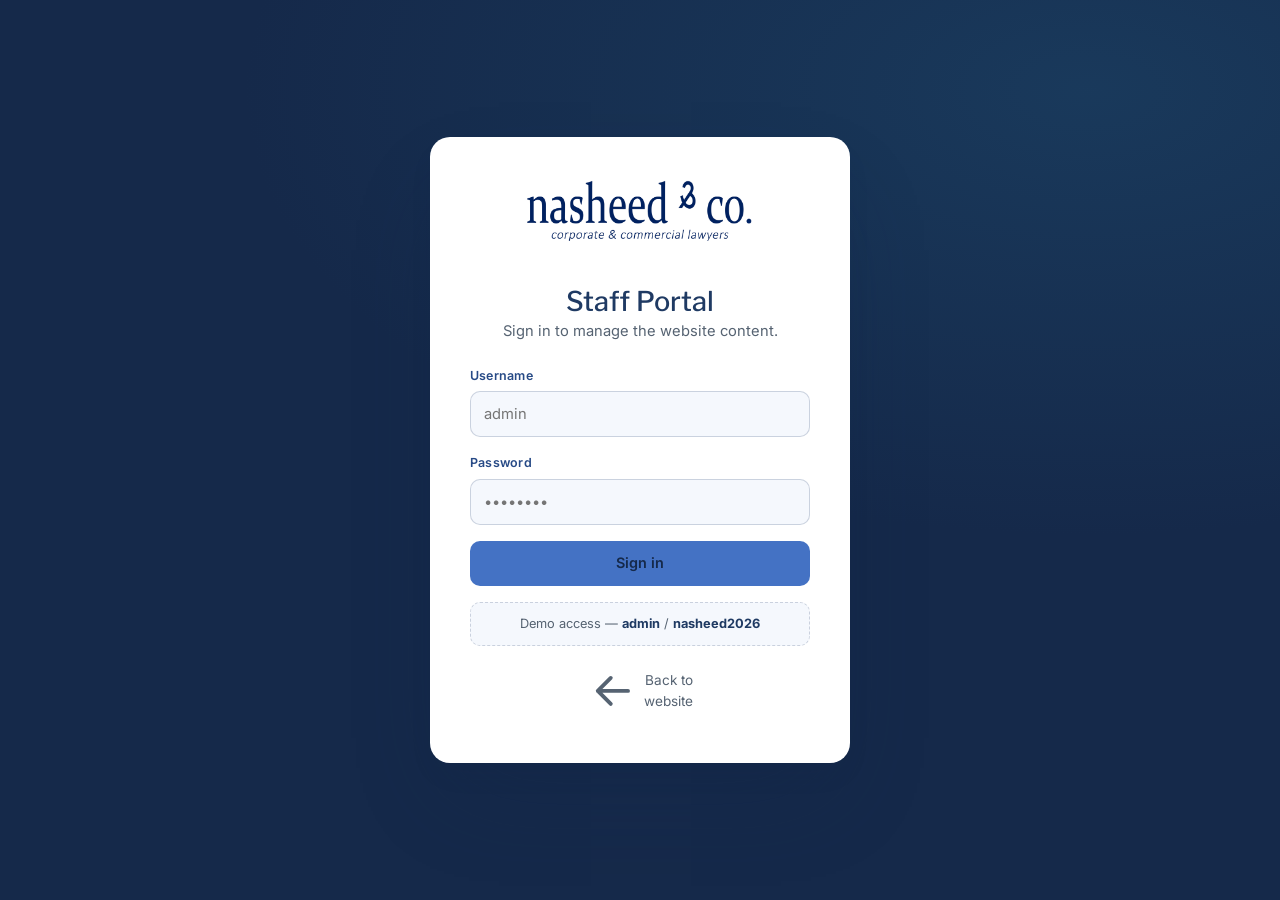
<file: admin/index.html>
<!DOCTYPE html>
<html lang="en">
<head>
  <meta charset="UTF-8" />
  <meta name="viewport" content="width=device-width, initial-scale=1.0" />
  <title>Admin Portal — Nasheed &amp; Co</title>
  <meta name="robots" content="noindex, nofollow" />
  <meta name="theme-color" content="#0a1d31" />
  <link rel="icon" type="image/webp" href="../assets/img/logo-crest.webp" />
  <link rel="preconnect" href="https://fonts.googleapis.com" />
  <link rel="preconnect" href="https://fonts.gstatic.com" crossorigin />
  <link href="https://fonts.googleapis.com/css2?family=Inter:wght@400;500;600;700&family=Libre+Franklin:ital,wght@0,400;0,500;0,600;0,700;1,400;1,500&display=swap" rel="stylesheet" />
  <link rel="stylesheet" href="admin.css" />
</head>
<body>

  <!-- ================= Login ================= -->
  <section class="login" id="login">
    <div class="login__card">
      <img class="login__logo" src="../assets/img/logo-primary.webp" alt="Nasheed & Co — corporate & commercial lawyers" />
      <h1 class="login__title">Staff Portal</h1>
      <p class="login__sub">Sign in to manage the website content.</p>

      <div class="login__err" id="loginErr">Incorrect username or password.</div>

      <form id="loginForm" autocomplete="off">
        <div class="field">
          <label for="lu">Username</label>
          <input id="lu" name="username" type="text" placeholder="admin" required />
        </div>
        <div class="field">
          <label for="lp">Password</label>
          <input id="lp" name="password" type="password" placeholder="••••••••" required />
        </div>
        <button class="btn btn--gold btn--block" type="submit">Sign in</button>
      </form>

      <p class="login__hint">Demo access — <b>admin</b> / <b>nasheed2026</b></p>
      <a class="login__back" href="../">
        <svg viewBox="0 0 24 24" fill="none" stroke="currentColor" stroke-width="1.8" stroke-linecap="round" stroke-linejoin="round"><path d="M19 12H5M11 18l-6-6 6-6"/></svg>
        Back to website
      </a>
    </div>
  </section>

  <!-- ================= App ================= -->
  <div class="admin hidden" id="app">
    <div class="sidebar__scrim" id="sideScrim"></div>
    <aside class="sidebar" id="sidebar">
      <div class="sidebar__brand">
        <img class="sidebar__logo" src="../assets/img/logo-primary.webp" alt="Nasheed & Co" />
        <span class="sidebar__tag">Admin Portal</span>
      </div>
      <nav class="sidebar__nav" id="sideNav">
        <button class="navitem active" data-view="dashboard">
          <svg viewBox="0 0 24 24" fill="none" stroke="currentColor" stroke-width="1.8" stroke-linecap="round" stroke-linejoin="round"><rect x="3" y="3" width="7" height="9" rx="1"/><rect x="14" y="3" width="7" height="5" rx="1"/><rect x="14" y="12" width="7" height="9" rx="1"/><rect x="3" y="16" width="7" height="5" rx="1"/></svg>
          Dashboard
        </button>
        <button class="navitem" data-view="insights">
          <svg viewBox="0 0 24 24" fill="none" stroke="currentColor" stroke-width="1.8" stroke-linecap="round" stroke-linejoin="round"><path d="M4 19.5A2.5 2.5 0 0 1 6.5 17H20"/><path d="M6.5 2H20v20H6.5A2.5 2.5 0 0 1 4 19.5v-15A2.5 2.5 0 0 1 6.5 2z"/></svg>
          Insights
        </button>
        <button class="navitem" data-view="enquiries">
          <svg viewBox="0 0 24 24" fill="none" stroke="currentColor" stroke-width="1.8" stroke-linecap="round" stroke-linejoin="round"><path d="M4 4h16v12H5.17L4 17.17V4z"/></svg>
          Enquiries <span class="badge badge--count" id="enqBadge" hidden>0</span>
        </button>
        <button class="navitem" data-view="areas">
          <svg viewBox="0 0 24 24" fill="none" stroke="currentColor" stroke-width="1.8" stroke-linecap="round" stroke-linejoin="round"><path d="M9 11 12 2l3 9"/><path d="m16 16 3-8 3 8c-2 1.5-4 1.5-6 0"/><path d="m2 16 3-8 3 8c-2 1.5-4 1.5-6 0"/><path d="M7 21h10"/><path d="M12 11v10"/></svg>
          Practice Areas
        </button>
        <button class="navitem" data-view="team">
          <svg viewBox="0 0 24 24" fill="none" stroke="currentColor" stroke-width="1.8" stroke-linecap="round" stroke-linejoin="round"><path d="M16 21v-2a4 4 0 0 0-4-4H6a4 4 0 0 0-4 4v2"/><circle cx="9" cy="7" r="4"/><path d="M22 21v-2a4 4 0 0 0-3-3.87"/><path d="M16 3.13a4 4 0 0 1 0 7.75"/></svg>
          Our Team
        </button>
        <button class="navitem" data-view="settings">
          <svg viewBox="0 0 24 24" fill="none" stroke="currentColor" stroke-width="1.8" stroke-linecap="round" stroke-linejoin="round"><circle cx="12" cy="12" r="3"/><path d="M19.4 15a1.65 1.65 0 0 0 .33 1.82l.06.06a2 2 0 1 1-2.83 2.83l-.06-.06a1.65 1.65 0 0 0-1.82-.33 1.65 1.65 0 0 0-1 1.51V21a2 2 0 0 1-4 0v-.09A1.65 1.65 0 0 0 9 19.4a1.65 1.65 0 0 0-1.82.33l-.06.06a2 2 0 1 1-2.83-2.83l.06-.06a1.65 1.65 0 0 0 .33-1.82 1.65 1.65 0 0 0-1.51-1H3a2 2 0 0 1 0-4h.09A1.65 1.65 0 0 0 4.6 9a1.65 1.65 0 0 0-.33-1.82l-.06-.06a2 2 0 1 1 2.83-2.83l.06.06a1.65 1.65 0 0 0 1.82.33H9a1.65 1.65 0 0 0 1-1.51V3a2 2 0 0 1 4 0v.09a1.65 1.65 0 0 0 1 1.51 1.65 1.65 0 0 0 1.82-.33l.06-.06a2 2 0 1 1 2.83 2.83l-.06.06a1.65 1.65 0 0 0-.33 1.82V9a1.65 1.65 0 0 0 1.51 1H21a2 2 0 0 1 0 4h-.09a1.65 1.65 0 0 0-1.51 1z"/></svg>
          Settings
        </button>
      </nav>
      <div class="sidebar__foot">
        <a class="navitem" href="../" target="_blank" rel="noopener">
          <svg viewBox="0 0 24 24" fill="none" stroke="currentColor" stroke-width="1.8" stroke-linecap="round" stroke-linejoin="round"><path d="M18 13v6a2 2 0 0 1-2 2H5a2 2 0 0 1-2-2V8a2 2 0 0 1 2-2h6"/><path d="M15 3h6v6"/><path d="M10 14 21 3"/></svg>
          View website
        </a>
        <button class="navitem" id="logoutBtn">
          <svg viewBox="0 0 24 24" fill="none" stroke="currentColor" stroke-width="1.8" stroke-linecap="round" stroke-linejoin="round"><path d="M9 21H5a2 2 0 0 1-2-2V5a2 2 0 0 1 2-2h4"/><path d="M16 17l5-5-5-5"/><path d="M21 12H9"/></svg>
          Log out
        </button>
      </div>
    </aside>

    <div class="main">
      <header class="topbar">
        <div style="display:flex;align-items:center;gap:.8rem">
          <button class="hamburger" id="hamburger" aria-label="Menu"><span></span><span></span><span></span></button>
          <div class="topbar__title">
            <h1 id="viewTitle">Dashboard</h1>
            <p id="viewSub">Overview of your website</p>
          </div>
        </div>
        <div class="topbar__right">
          <div class="userchip"><span class="userchip__av">N</span> Administrator</div>
        </div>
      </header>
      <div class="view" id="viewContent"><!-- rendered by admin.js --></div>
    </div>
  </div>

  <!-- ================= Modal ================= -->
  <div class="modal" id="modal">
    <div class="modal__scrim" id="modalScrim"></div>
    <div class="modal__card">
      <div class="modal__head">
        <h3 id="modalTitle">Insight</h3>
        <button class="modal__close" id="modalClose" aria-label="Close">
          <svg viewBox="0 0 24 24" fill="none" stroke="currentColor" stroke-width="2" stroke-linecap="round" stroke-linejoin="round"><path d="M18 6 6 18M6 6l12 12"/></svg>
        </button>
      </div>
      <div class="modal__body" id="modalBody"></div>
      <div class="modal__foot">
        <button class="btn btn--ghost" id="modalCancel">Cancel</button>
        <button class="btn btn--gold" id="modalSave">Save insight</button>
      </div>
    </div>
  </div>

  <!-- ================= Toast ================= -->
  <div class="saved-toast" id="toast">
    <svg viewBox="0 0 24 24" fill="none" stroke="currentColor" stroke-width="2.2" stroke-linecap="round" stroke-linejoin="round"><path d="M20 6 9 17l-5-5"/></svg>
    <span id="toastMsg">Saved</span>
  </div>

  <script src="../assets/js/team-data.js"></script>
  <script src="admin.js"></script>
</body>
</html>
</file>
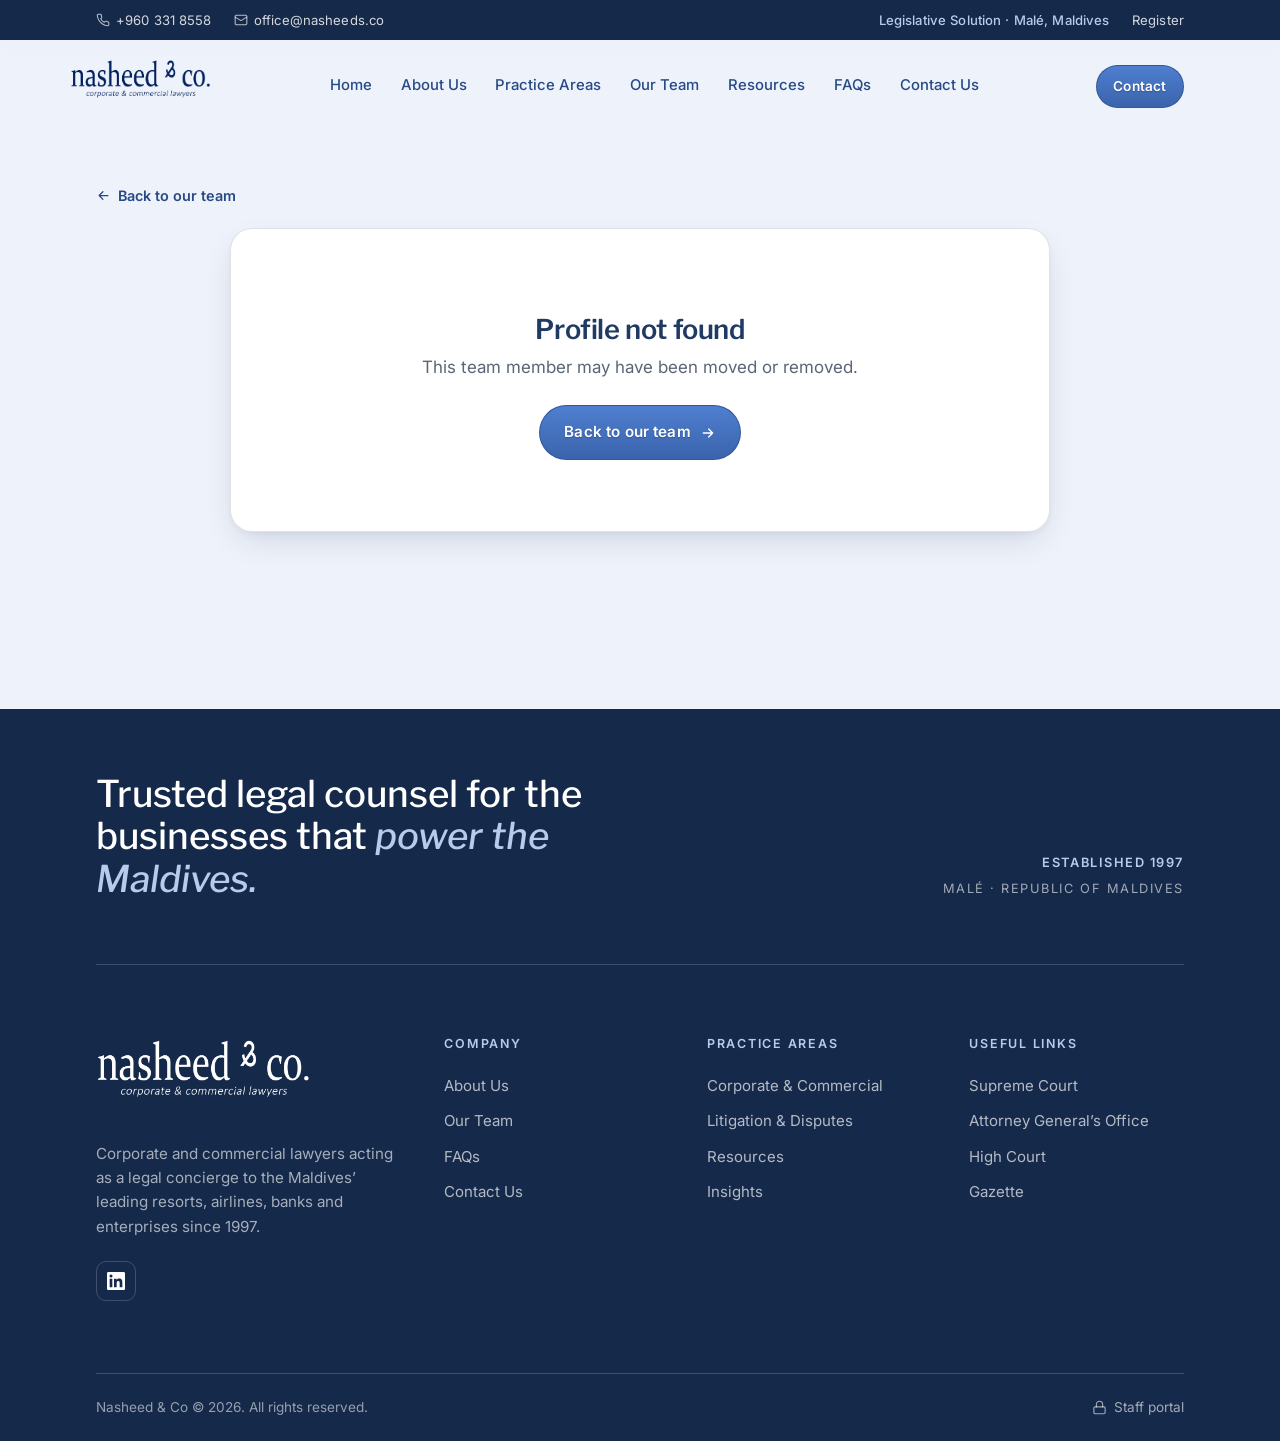
<file: member.html>
<!DOCTYPE html>
<html lang="en">
<head>
  <meta charset="UTF-8" />
  <meta name="viewport" content="width=device-width, initial-scale=1.0" />
  <title>Our Team — Nasheed &amp; Co</title>
  <meta name="description" content="Meet the lawyers of Nasheed & Co — corporate and commercial counsel to the Maldives' leading businesses since 1997." />
  <meta name="theme-color" content="#15294a" />

  <link rel="icon" type="image/webp" href="assets/img/favicon.webp" />
  <link rel="apple-touch-icon" href="assets/img/favicon.webp" />

  <link rel="preconnect" href="https://fonts.googleapis.com" />
  <link rel="preconnect" href="https://fonts.gstatic.com" crossorigin />
  <link href="https://fonts.googleapis.com/css2?family=Inter:wght@400;500;600;700&family=Libre+Franklin:ital,wght@0,400;0,500;0,600;0,700;1,400;1,500&display=swap" rel="stylesheet" />

  <link rel="stylesheet" href="assets/css/styles.css" />
</head>
<body id="top">
  <a class="skip-link" href="#main">Skip to content</a>

  <!-- ================= Top bar ================= -->
  <div class="topbar">
    <div class="wrap topbar__inner">
      <div class="topbar__group">
        <a href="tel:+9603318558" aria-label="Call Nasheed and Co">
          <svg viewBox="0 0 24 24" fill="none" stroke="currentColor" stroke-width="1.8" stroke-linecap="round" stroke-linejoin="round"><path d="M22 16.92v3a2 2 0 0 1-2.18 2 19.79 19.79 0 0 1-8.63-3.07 19.5 19.5 0 0 1-6-6 19.79 19.79 0 0 1-3.07-8.67A2 2 0 0 1 4.11 2h3a2 2 0 0 1 2 1.72c.13.96.36 1.9.7 2.81a2 2 0 0 1-.45 2.11L8.09 9.91a16 16 0 0 0 6 6l1.27-1.27a2 2 0 0 1 2.11-.45c.9.34 1.85.57 2.81.7A2 2 0 0 1 22 16.92z"/></svg>
          +960 331 8558
        </a>
        <a href="mailto:office@nasheeds.co" aria-label="Email Nasheed and Co">
          <svg viewBox="0 0 24 24" fill="none" stroke="currentColor" stroke-width="1.8" stroke-linecap="round" stroke-linejoin="round"><rect x="2" y="4" width="20" height="16" rx="2"/><path d="m22 7-10 6L2 7"/></svg>
          office@nasheeds.co
        </a>
      </div>
      <div class="topbar__group topbar__group--end">
        <span class="topbar__tag">Legislative Solution · Malé, Maldives</span>
        <a href="index.html#contact">Register</a>
      </div>
    </div>
  </div>

  <!-- ================= Header ================= -->
  <header class="site-header" id="siteHeader">
    <div class="wrap nav">
      <a class="brand" href="index.html" aria-label="Nasheed & Co — corporate & commercial lawyers, home">
        <img class="brand__logo" src="assets/img/logo-primary.webp" alt="Nasheed & Co — corporate & commercial lawyers" width="1500" height="593" />
      </a>

      <nav class="nav__links" id="navLinks" aria-label="Primary">
        <a href="index.html#home">Home</a>
        <a href="index.html#about">About Us</a>
        <a href="index.html#practice">Practice Areas</a>
        <a href="index.html#team">Our Team</a>
        <a href="index.html#resources">Resources</a>
        <a href="index.html#faqs">FAQs</a>
        <a href="index.html#contact">Contact Us</a>
        <a class="btn btn--gold btn--sm nav__cta-mobile" href="index.html#contact">Contact</a>
      </nav>

      <div class="nav__actions">
        <a class="btn btn--gold btn--sm nav__cta-desktop" href="index.html#contact">Contact</a>
        <button class="nav__toggle" id="navToggle" aria-label="Open menu" aria-expanded="false" aria-controls="navLinks">
          <span></span><span></span><span></span>
        </button>
      </div>
    </div>
    <div class="nav__scrim" id="navScrim" aria-hidden="true"></div>
  </header>

  <main id="main" class="pf-page">
    <div class="wrap">
      <a class="pf-back" href="index.html#team">
        <svg viewBox="0 0 24 24" fill="none" stroke="currentColor" stroke-width="2" stroke-linecap="round" stroke-linejoin="round"><path d="M19 12H5M11 18l-6-6 6-6"/></svg>
        Back to our team
      </a>
      <div class="pf-card" id="profileCard">
        <!-- rendered by assets/js/member.js from the ?id= parameter -->
      </div>
    </div>
  </main>

  <!-- ================= Footer ================= -->
  <footer class="footer">
    <div class="wrap">
      <div class="footer__masthead">
        <p class="footer__tagline">Trusted legal counsel for the businesses that <em>power the Maldives.</em></p>
        <div class="footer__masthead-meta">
          <span>Established 1997</span>
          <span>Malé · Republic of Maldives</span>
        </div>
      </div>
      <div class="footer__top">
        <div class="footer__brand">
          <img class="footer__logo" src="assets/img/logo-primary.webp" alt="Nasheed & Co — corporate & commercial lawyers" />
          <p>Corporate and commercial lawyers acting as a legal concierge to the Maldives’ leading resorts, airlines, banks and enterprises since 1997.</p>
          <div class="footer__social">
            <a href="https://www.linkedin.com/company/nasheed-and-co" target="_blank" rel="noopener" aria-label="LinkedIn">
              <svg viewBox="0 0 24 24" fill="currentColor"><path d="M20.45 20.45h-3.56v-5.57c0-1.33-.02-3.04-1.85-3.04-1.85 0-2.14 1.45-2.14 2.94v5.67H9.34V9h3.42v1.56h.05c.48-.9 1.64-1.85 3.37-1.85 3.6 0 4.27 2.37 4.27 5.46v6.28zM5.34 7.43a2.07 2.07 0 1 1 0-4.14 2.07 2.07 0 0 1 0 4.14zM7.12 20.45H3.55V9h3.57v11.45zM22.22 0H1.77C.79 0 0 .77 0 1.72v20.56C0 23.23.79 24 1.77 24h20.45c.98 0 1.78-.77 1.78-1.72V1.72C24 .77 23.2 0 22.22 0z"/></svg>
            </a>
          </div>
        </div>

        <div class="footer__col">
          <h4>Company</h4>
          <a href="index.html#about">About Us</a>
          <a href="index.html#team">Our Team</a>
          <a href="index.html#faqs">FAQs</a>
          <a href="index.html#contact">Contact Us</a>
        </div>

        <div class="footer__col">
          <h4>Practice areas</h4>
          <a href="index.html#practice">Corporate &amp; Commercial</a>
          <a href="index.html#practice">Litigation &amp; Disputes</a>
          <a href="index.html#resources">Resources</a>
          <a href="index.html#home">Insights</a>
        </div>

        <div class="footer__col">
          <h4>Useful links</h4>
          <a href="https://www.supremecourt.gov.mv" target="_blank" rel="noopener">Supreme Court</a>
          <a href="https://www.agoffice.gov.mv" target="_blank" rel="noopener">Attorney General’s Office</a>
          <a href="https://highcourt.gov.mv" target="_blank" rel="noopener">High Court</a>
          <a href="https://www.gazette.gov.mv" target="_blank" rel="noopener">Gazette</a>
        </div>
      </div>

      <div class="footer__bar">
        <span>Nasheed &amp; Co © <span id="year">2026</span>. All rights reserved.</span>
        <a class="footer__portal" href="admin/">
          <svg viewBox="0 0 24 24" fill="none" stroke="currentColor" stroke-width="1.8" stroke-linecap="round" stroke-linejoin="round"><rect x="3" y="11" width="18" height="11" rx="2"/><path d="M7 11V7a5 5 0 0 1 10 0v4"/></svg>
          Staff portal
        </a>
      </div>
    </div>
  </footer>

  <script src="assets/js/team-data.js"></script>
  <script src="assets/js/main.js"></script>
  <script src="assets/js/member.js"></script>
</body>
</html>
</file>
<file: assets/css/styles.css>
/* =========================================================
   Nasheed & Co — Corporate & Commercial Law, Maldives
   Clean recreation. Design system.
   ========================================================= */

:root{
  /* Brand — blue / grey / white (client palette: Dark Blue #4472C4, Light Blue #D9E2F3) */
  --navy:        #1f3a63;   /* deep blue — headings & dark ink */
  --navy-700:    #274a86;
  --navy-900:    #15294a;   /* deepest — dark bands / footer */
  --navy-600:    #4472C4;   /* primary blue */
  --royal:       #4472C4;

  --blue:        #4472C4;   /* client Dark Blue — primary accent */
  --blue-light:  #D9E2F3;   /* client Light Blue — cards & tints */
  --blue-mid:    #8FAADC;

  /* action accents (kept as --gold* so existing components recolour) — now blue */
  --gold:        #4472C4;   /* primary action / links */
  --gold-soft:   #b8cbea;   /* light accent on dark */
  --gold-deep:   #2f5597;   /* darker action / labels / icons */

  --ivory:       #eef2fa;   /* page bg (blue-grey white) */
  --ivory-2:     #e3ebf7;
  --paper:       #ffffff;

  --ink:         #1c2a44;   /* body text (blue-grey) */
  --muted:       #5a6675;   /* secondary text (grey) */
  --muted-2:     #8593a5;
  --line:        rgba(31,58,99,.14);
  --line-strong: rgba(31,58,99,.22);
  --line-light:  rgba(255,255,255,.18);

  --shadow-sm:  0 1px 2px rgba(21,41,74,.05), 0 1px 3px rgba(21,41,74,.05);
  --shadow-md:  0 12px 34px -10px rgba(21,41,74,.18), 0 3px 10px -4px rgba(21,41,74,.09);
  --shadow-lg:  0 44px 90px -24px rgba(21,41,74,.30), 0 14px 32px -14px rgba(21,41,74,.18);

  --r-sm: 8px;
  --r-md: 14px;
  --r-lg: 22px;

  --serif: "Libre Franklin", -apple-system, BlinkMacSystemFont, "Segoe UI", Roboto, sans-serif; /* corporate display sans (headings) */
  --sans:  "Inter", -apple-system, BlinkMacSystemFont, "Segoe UI", Roboto, sans-serif;

  --maxw: 1200px;
  --gutter: clamp(20px, 5vw, 56px);

  --ease: cubic-bezier(.22,.61,.36,1);
}

/* ---------- Reset / base ---------- */
*,*::before,*::after{ box-sizing:border-box; }
html{ scroll-behavior:smooth; -webkit-text-size-adjust:100%; overflow-x:clip; }
@media (prefers-reduced-motion:reduce){ html{ scroll-behavior:auto; } }

body{
  margin:0;
  font-family:var(--sans);
  color:var(--ink);
  background:var(--ivory);
  line-height:1.6;
  font-size:17px;
  -webkit-font-smoothing:antialiased;
  text-rendering:optimizeLegibility;
  overflow-x:clip;
}

img{ max-width:100%; display:block; }
a{ color:inherit; text-decoration:none; }
button{ font:inherit; cursor:pointer; }
h1,h2,h3,h4{ margin:0; font-family:var(--serif); font-weight:600; line-height:1.12; letter-spacing:-.015em; overflow-wrap:break-word; }
p{ margin:0; }
ul{ margin:0; padding:0; list-style:none; }

::selection{ background:var(--gold); color:var(--navy-900); }

:focus-visible{ outline:2.5px solid var(--gold); outline-offset:3px; border-radius:4px; }

/* ---------- Layout helpers ---------- */
.wrap{ width:100%; max-width:var(--maxw); margin-inline:auto; padding-inline:var(--gutter); }

.section{ padding-block:clamp(64px,9vw,120px); position:relative; }
.section--tight{ padding-block:clamp(48px,6vw,80px); }

.section__head{ max-width:760px; margin-bottom:clamp(36px,5vw,60px); }
.section__head--center{ margin-inline:auto; text-align:center; }

.eyebrow{
  display:inline-flex; align-items:center; gap:.6em; flex-wrap:wrap;
  font-family:var(--sans); font-size:.72rem; font-weight:600;
  letter-spacing:.22em; text-transform:uppercase; max-width:100%;
  color:var(--gold-deep);
}
.eyebrow::before{ content:""; width:26px; height:1.5px; background:var(--gold); display:inline-block; }
.eyebrow--light{ color:var(--gold-soft); }
.eyebrow--center{ }
.section__head--center .eyebrow::before{ display:none; }
/* Numbered editorial eyebrow */
.eyebrow:has(.eyebrow__no)::before{ display:none; }
.eyebrow__no{ font-weight:700; color:var(--gold); letter-spacing:.12em; }
.eyebrow__no::after{ content:"/"; margin-inline:.55em .5em; color:var(--line-strong); font-weight:400; }
.eyebrow--light .eyebrow__no{ color:var(--gold-soft); }
.eyebrow--light .eyebrow__no::after{ color:rgba(255,255,255,.28); }

.section__title{ font-size:clamp(1.9rem,4vw,3rem); margin-top:.5rem; color:var(--navy); }
.section__intro{ margin-top:1.1rem; color:var(--muted); font-size:1.08rem; max-width:62ch; }
.section__head--center .section__intro{ margin-inline:auto; }

.lead{ font-size:1.15rem; color:var(--muted); }

/* ---------- Buttons ---------- */
.btn{
  --btn-bg:var(--navy); --btn-fg:#fff;
  display:inline-flex; align-items:center; justify-content:center; gap:.6em;
  padding:.95em 1.6em; border-radius:999px; border:1px solid transparent;
  background:var(--btn-bg); color:var(--btn-fg);
  font-family:var(--sans); font-weight:600; font-size:.95rem; letter-spacing:.01em;
  transition:transform .3s var(--ease), box-shadow .3s var(--ease), background .25s, color .25s, border-color .25s;
  will-change:transform;
}
.btn svg{ width:1.05em; height:1.05em; transition:transform .3s var(--ease); }
.btn:hover{ transform:translateY(-2px); box-shadow:var(--shadow-md); }
.btn:hover svg{ transform:translateX(3px); }

.btn--gold{
  --btn-fg:#fff;
  background:linear-gradient(180deg, #4f7fd0 0%, #3a63ab 100%);
  border-color:rgba(47,85,151,.9);
  text-shadow:0 1px 1px rgba(20,35,70,.35);
}
.btn--gold:hover{
  background:linear-gradient(180deg, #5b8ad9 0%, #3f6ab4 100%);
  box-shadow:0 12px 28px -10px rgba(47,85,151,.55);
}
.btn--ghost{ --btn-bg:transparent; --btn-fg:var(--navy); border-color:var(--line-strong); }
.btn--ghost:hover{ background:var(--navy); color:#fff; border-color:var(--navy); }
.btn--on-navy{ --btn-bg:transparent; --btn-fg:#fff; border-color:var(--line-light); }
.btn--on-navy:hover{ background:#fff; color:var(--navy); border-color:#fff; }
.btn--sm{ padding:.7em 1.2em; font-size:.85rem; }

.textlink{
  display:inline-flex; align-items:center; gap:.45em;
  font-weight:600; font-size:.92rem; color:var(--navy);
  border-bottom:1.5px solid transparent; padding-bottom:2px;
  transition:color .2s, border-color .2s, gap .2s var(--ease);
}
.textlink svg{ width:1em; height:1em; transition:transform .3s var(--ease); }
.textlink:hover{ color:var(--gold-deep); border-color:var(--gold); }
.textlink:hover svg{ transform:translateX(3px); }

/* =========================================================
   Header / Nav
   ========================================================= */
.topbar{
  background:var(--navy-900); color:rgba(255,255,255,.82);
  font-size:.82rem; letter-spacing:.01em;
}
.topbar__inner{ display:flex; align-items:center; justify-content:space-between; gap:1rem; min-height:40px; padding-block:6px; }
.topbar a{ color:inherit; display:inline-flex; align-items:center; gap:.45em; transition:color .2s; }
.topbar a:hover{ color:var(--gold-soft); }
.topbar__group{ display:flex; align-items:center; gap:1.4rem; }
.topbar svg{ width:14px; height:14px; opacity:.85; }
.topbar__tag{ color:var(--gold-soft); font-weight:500; }
@media (max-width:720px){ .topbar__tag{ display:none; } .topbar__inner{ justify-content:center; gap:1.5rem; } }
@media (max-width:600px){
  .topbar{ font-size:.8rem; }
  .topbar__group--end{ display:none; }
  .topbar__group a[href^="mailto"]{ display:none; }
}

.site-header{
  position:sticky; top:0; z-index:60;
  border-bottom:1px solid transparent;
  transition:box-shadow .3s, border-color .3s;
}
/* Frosted backdrop lives on a pseudo-element, NOT the header itself —
   putting backdrop-filter on the header would make it the containing block
   for the position:fixed mobile drawer and trap/clip it inside the bar. */
.site-header::before{
  content:""; position:absolute; inset:0; z-index:-1;
  background:rgba(238,242,250,.82);
  backdrop-filter:saturate(140%) blur(12px);
  -webkit-backdrop-filter:saturate(140%) blur(12px);
  transition:background .3s;
}
.site-header.is-scrolled{
  border-bottom-color:var(--line);
  box-shadow:0 6px 24px rgba(21,41,74,.06);
}
.site-header.is-scrolled::before{
  background:rgba(238,242,250,.6);
  backdrop-filter:saturate(180%) blur(22px);
  -webkit-backdrop-filter:saturate(180%) blur(22px);
}
.nav{ display:flex; align-items:center; justify-content:space-between; gap:1.5rem; min-height:92px; transition:min-height .3s var(--ease); }
.site-header.is-scrolled .nav{ min-height:78px; }
.brand{ display:inline-flex; align-items:center; gap:.9rem; flex-shrink:0; margin-left:clamp(-26px, -2vw, -6px); }
.brand__logo{ height:56px; width:auto; transition:height .3s var(--ease); }
.site-header.is-scrolled .brand__logo{ height:46px; }
@media (max-width:600px){
  .nav{ min-height:74px; }
  .brand__logo{ height:42px; }
  .site-header.is-scrolled .brand__logo{ height:38px; }
}

.nav__links{ display:flex; align-items:center; gap:2px; }
.nav__links a{
  position:relative; padding:.55em .9em; border-radius:8px;
  font-size:.93rem; font-weight:500; color:var(--navy-700);
  transition:color .2s, background .2s;
}
.nav__links a::after{
  content:""; position:absolute; left:.9em; right:.9em; bottom:.28em; height:1.5px;
  background:var(--gold); transform:scaleX(0); transform-origin:left; transition:transform .3s var(--ease);
}
.nav__links a:hover{ color:var(--navy); }
.nav__links a:hover::after{ transform:scaleX(1); }

.nav__actions{ display:flex; align-items:center; gap:.6rem; }
.nav__toggle{ display:none; }
.nav__cta-mobile{ display:none; }

/* Mobile nav */
@media (max-width:960px){
  .nav__links{
    position:fixed; top:0; right:0; bottom:0; left:auto; width:min(86vw,360px);
    height:100dvh; max-height:100dvh;
    flex-direction:column; align-items:stretch; gap:2px;
    background:var(--navy); color:#fff;
    padding:calc(env(safe-area-inset-top,0px) + 88px) 22px calc(env(safe-area-inset-bottom,0px) + 32px);
    z-index:70;
    transform:translateX(100%); transition:transform .4s var(--ease);
    box-shadow:var(--shadow-lg);
    overflow-y:auto; overscroll-behavior:contain; -webkit-overflow-scrolling:touch;
  }
  .nav__links.open{ transform:translateX(0); }
  .nav__links a{ color:rgba(255,255,255,.86); font-size:1.05rem; padding:.85em .6em; border-radius:10px; }
  .nav__links a:hover{ background:rgba(255,255,255,.08); color:#fff; }
  .nav__links a::after{ display:none; }
  .nav__links .btn{ margin-top:1rem; }
  .nav__cta-mobile{ display:inline-flex; }
  .nav__cta-desktop{ display:none; }
  .nav__toggle{
    display:inline-flex; flex-direction:column; justify-content:center; gap:5px;
    width:46px; height:46px; padding:0 11px; border-radius:10px;
    background:transparent; border:1px solid var(--line-strong); z-index:80; position:relative;
  }
  .nav__toggle span{ height:2px; background:var(--navy); border-radius:2px; transition:transform .3s var(--ease), opacity .2s; }
  .nav__toggle.open span{ background:#fff; }
  .nav__toggle.open span:nth-child(1){ transform:translateY(7px) rotate(45deg); }
  .nav__toggle.open span:nth-child(2){ opacity:0; }
  .nav__toggle.open span:nth-child(3){ transform:translateY(-7px) rotate(-45deg); }
  .nav__scrim{ position:fixed; inset:0; background:rgba(21,41,74,.5); opacity:0; visibility:hidden; transition:opacity .35s, visibility .35s; z-index:65; }
  .nav__scrim.open{ opacity:1; visibility:visible; }
}

/* =========================================================
   Hero
   ========================================================= */
.hero{ position:relative; color:#fff; overflow:hidden; isolation:isolate; }
.hero__bg{ position:absolute; inset:0; z-index:-2; background:var(--navy-900); }
.hero__bg img{ width:100%; height:100%; object-fit:cover; opacity:.9; }
.hero__bg::after{
  content:""; position:absolute; inset:0;
  background:
    linear-gradient(105deg, rgba(21,41,74,.95) 0%, rgba(31,58,99,.80) 42%, rgba(68,114,196,.44) 100%),
    radial-gradient(120% 95% at 88% 10%, rgba(68,114,196,.40), transparent 58%),
    radial-gradient(70% 80% at 4% 100%, rgba(47,85,151,.16), transparent 62%);
}
.hero__inner{ padding-top:clamp(64px,9vw,120px); padding-bottom:clamp(72px,10vw,128px); position:relative; }
.hero__grid{ display:grid; grid-template-columns:1.15fr .85fr; gap:clamp(32px,5vw,64px); align-items:center; }
.hero__grid > *{ min-width:0; }
.hero__title{
  font-size:clamp(2.5rem,5.4vw,4.4rem); font-weight:600; line-height:1.05; color:#fff;
  letter-spacing:-.025em; margin-top:1.1rem;
}
.hero__title em{ font-style:italic; color:var(--gold-soft); }
.hero__lead{ margin-top:1.4rem; font-size:clamp(1.05rem,1.6vw,1.22rem); color:rgba(255,255,255,.82); max-width:52ch; }
.hero__cta{ display:flex; flex-wrap:wrap; gap:.9rem; margin-top:2rem; }
.hero__meta{
  display:flex; flex-wrap:wrap; gap:1.6rem; margin-top:2.4rem;
  padding-top:1.6rem; border-top:1px solid var(--line-light);
  font-size:.9rem; color:rgba(255,255,255,.7);
}
.hero__meta b{ display:block; font-family:var(--serif); font-size:1.5rem; color:#fff; font-weight:500; }

/* Hero crest card */
/* Hero — Roman column ("pillar of law") */
.hero__pillar{ position:relative; display:grid; place-items:center; min-width:0; }
.hero__pillar-glow{
  position:absolute; z-index:0; width:84%; height:80%; left:50%; top:53%; transform:translate(-50%,-50%);
  background:radial-gradient(closest-side, rgba(68,114,196,.30), rgba(68,114,196,0) 72%);
  pointer-events:none;
}
.pillar{
  position:relative; z-index:1; width:auto; height:clamp(360px,42vw,556px);
  filter:drop-shadow(0 28px 42px rgba(6,17,30,.55));
}

@media (max-width:860px){
  .hero__grid{ grid-template-columns:1fr; }
  .hero__pillar{ display:none; }
}

/* =========================================================
   Trust strip (stats)
   ========================================================= */
.strip{ background:var(--paper); border-bottom:1px solid var(--line); }
.strip__inner{ display:grid; grid-template-columns:repeat(4,1fr); gap:1px; background:var(--line); }
.stat{ background:var(--paper); padding:clamp(24px,3vw,38px) clamp(16px,2.4vw,32px); text-align:center; }
.stat b{ display:block; font-family:var(--serif); font-size:clamp(1.8rem,3.4vw,2.7rem); color:var(--navy); font-weight:500; }
.stat span{ display:block; margin-top:.35rem; font-size:.82rem; letter-spacing:.06em; color:var(--muted); text-transform:uppercase; }
@media (max-width:680px){ .strip__inner{ grid-template-columns:repeat(2,1fr); } }

/* =========================================================
   About
   ========================================================= */
.about{ background:var(--ivory); }
.about__grid{ display:grid; grid-template-columns:1.05fr .95fr; gap:clamp(36px,6vw,80px); align-items:start; }
.about__col-media{ position:relative; }
.about__figure{
  position:relative; border-radius:var(--r-lg); overflow:hidden; box-shadow:var(--shadow-lg);
  aspect-ratio:4/5;
}
.about__figure img{ width:100%; height:100%; object-fit:cover; }
.about__figure::after{ content:""; position:absolute; inset:0; background:linear-gradient(180deg, transparent 12%, rgba(21,41,74,.5) 48%, rgba(21,41,74,.96) 100%); }
.about__figcap{ position:absolute; left:0; right:0; bottom:0; padding:56px 24px 24px; color:#fff; text-shadow:0 1px 12px rgba(21,41,74,.7); background:linear-gradient(to top, rgba(21,41,74,.94) 15%, rgba(21,41,74,.75) 55%, transparent); }
.about__figcap b{ font-family:var(--serif); font-size:1.25rem; font-weight:500; }
.about__figcap span{ font-size:.85rem; color:rgba(255,255,255,.82); }
.about__quote{
  position:absolute; top:-26px; right:-18px; max-width:230px;
  background:var(--navy); color:#fff; border-radius:16px; padding:20px 22px;
  box-shadow:var(--shadow-lg); font-family:var(--serif); font-size:1.02rem; font-style:italic; line-height:1.4;
}
.about__quote::before{ content:"“"; font-size:2.6rem; color:var(--gold); line-height:0; position:absolute; top:22px; left:12px; }
.about__quote span{ display:block; margin-top:.6rem; font-family:var(--sans); font-style:normal; font-size:.72rem; letter-spacing:.14em; text-transform:uppercase; color:var(--gold-soft); }

.wwww{ display:grid; gap:1.4rem; margin-top:1.8rem; }
.wwww__item{ display:grid; grid-template-columns:auto 1fr; gap:1rem; align-items:start; }
.wwww__ic{
  width:46px; height:46px; border-radius:12px; flex-shrink:0;
  display:grid; place-items:center; background:var(--navy); color:var(--gold-soft);
}
.wwww__ic svg{ width:22px; height:22px; }
.wwww__item h3{ font-size:1.16rem; color:var(--navy); margin-bottom:.2rem; }
.wwww__item p{ color:var(--muted); font-size:.98rem; }

.values{ display:flex; flex-wrap:wrap; gap:.6rem; margin-top:2rem; }
.value{
  display:inline-flex; align-items:center; gap:.5em;
  padding:.5em 1em; border-radius:999px; background:var(--paper);
  border:1px solid var(--line); font-size:.88rem; font-weight:500; color:var(--navy-700);
  box-shadow:var(--shadow-sm);
}
.value svg{ width:16px; height:16px; color:var(--gold-deep); }

@media (max-width:840px){
  .about__grid{ grid-template-columns:1fr; }
  .about__col-media{ max-width:460px; margin-inline:auto; }
  .about__quote{ right:0; }
}

/* =========================================================
   Expertise / practice areas
   ========================================================= */
.exp{ background:var(--paper); }
.exp__groups{ display:grid; grid-template-columns:1fr 1fr; gap:clamp(28px,4vw,52px); }
.exp__group > h3{
  display:flex; align-items:center; gap:.7rem; font-size:1.3rem; color:var(--navy); margin-bottom:1.2rem;
  padding-bottom:1rem; border-bottom:1px solid var(--line);
}
.exp__group > h3 .tag{ font-family:var(--sans); font-size:.7rem; font-weight:600; letter-spacing:.08em; color:var(--gold-deep); background:rgba(68,114,196,.12); padding:.3em .7em; border-radius:999px; margin-left:auto; }
.area-grid{ display:grid; grid-template-columns:1fr 1fr; gap:.6rem; }
.area{
  display:flex; gap:.75rem; align-items:flex-start; padding:.9rem .9rem;
  border-radius:12px; border:1px solid transparent;
  transition:background .25s, border-color .25s, transform .25s var(--ease);
}
.area:hover{ background:var(--ivory); border-color:var(--line); transform:translateY(-2px); }
.area__ic{ width:34px; height:34px; flex-shrink:0; border-radius:9px; background:rgba(31,58,99,.06); display:grid; place-items:center; color:var(--navy); transition:background .25s, color .25s; }
.area:hover .area__ic{ background:var(--navy); color:var(--gold-soft); }
.area__ic svg{ width:18px; height:18px; }
.area b{ font-family:var(--sans); font-weight:600; font-size:.94rem; color:var(--navy-700); line-height:1.3; }
@media (max-width:900px){ .exp__groups{ grid-template-columns:1fr; } }
@media (max-width:520px){ .area-grid{ grid-template-columns:1fr; } }

/* =========================================================
   ★ Concierge — the unique interactive section
   ========================================================= */
.concierge{ position:relative; color:#fff; background:var(--navy-900); overflow:hidden; isolation:isolate; }
.concierge__bg{ position:absolute; inset:0; z-index:-2; }
.concierge__bg img{ width:100%; height:100%; object-fit:cover; opacity:.18; }
.concierge::before{ content:""; position:absolute; inset:0; z-index:-1;
  background:radial-gradient(90% 120% at 15% 0%, rgba(28,68,103,.50), transparent 60%),
             radial-gradient(75% 95% at 100% 100%, rgba(68,114,196,.28), transparent 58%),
             radial-gradient(60% 70% at 95% 3%, rgba(68,114,196,.14), transparent 55%); }

.concierge__head{ display:flex; flex-wrap:wrap; align-items:flex-end; justify-content:space-between; gap:1.5rem; margin-bottom:clamp(28px,4vw,44px); }
.concierge__head .section__title{ color:#fff; }
.concierge__head p{ color:rgba(255,255,255,.72); max-width:44ch; }

.concierge__engine{
  display:grid; grid-template-columns:1fr 1.15fr; gap:clamp(20px,3vw,36px);
  background:rgba(255,255,255,.045); border:1px solid var(--line-light);
  border-radius:var(--r-lg); padding:clamp(20px,3vw,34px);
  box-shadow:var(--shadow-lg); backdrop-filter:blur(6px);
}
.picker__step{ margin-bottom:1.6rem; }
.picker__step:last-child{ margin-bottom:0; }
.picker__label{ display:flex; align-items:center; gap:.6rem; font-size:.78rem; letter-spacing:.16em; text-transform:uppercase; color:var(--gold-soft); margin-bottom:.9rem; font-weight:600; }
.picker__num{ width:24px; height:24px; border-radius:50%; display:grid; place-items:center; background:var(--gold); color:var(--navy-900); font-family:var(--sans); font-weight:700; font-size:.78rem; letter-spacing:0; }
.picker__opts{ display:grid; grid-template-columns:1fr 1fr; gap:.55rem; }
.pick{
  display:flex; align-items:center; gap:.7rem; text-align:left;
  padding:.85rem .9rem; border-radius:12px;
  background:rgba(255,255,255,.04); border:1px solid var(--line-light); color:#fff;
  transition:background .25s, border-color .25s, transform .2s var(--ease);
}
.pick:hover{ background:rgba(255,255,255,.09); transform:translateY(-2px); }
.pick.active{ background:var(--gold); border-color:var(--gold); color:var(--navy-900); box-shadow:0 8px 22px rgba(68,114,196,.35); }
.pick__ic{ width:30px; height:30px; flex-shrink:0; display:grid; place-items:center; color:var(--gold-soft); transition:color .25s; }
.pick.active .pick__ic{ color:var(--navy-900); }
.pick__ic svg{ width:20px; height:20px; }
.pick b{ font-family:var(--sans); font-weight:600; font-size:.9rem; line-height:1.2; }

/* Result panel */
.result{
  background:var(--paper); color:var(--ink); border-radius:var(--r-md);
  padding:clamp(22px,3vw,30px); position:relative; min-height:100%;
  display:flex; flex-direction:column;
}
.result__badge{ display:inline-flex; align-items:center; gap:.5em; align-self:flex-start; font-size:.72rem; font-weight:600; letter-spacing:.14em; text-transform:uppercase; color:var(--gold-deep); background:rgba(68,114,196,.14); padding:.4em .8em; border-radius:999px; }
.result__title{ font-size:clamp(1.3rem,2.4vw,1.7rem); color:var(--navy); margin-top:1rem; }
.result__note{ color:var(--muted); margin-top:.7rem; font-size:1rem; }
.result__sub{ font-size:.74rem; letter-spacing:.14em; text-transform:uppercase; color:var(--muted-2); font-weight:600; margin-top:1.6rem; margin-bottom:.7rem; }
.result__chips{ display:flex; flex-wrap:wrap; gap:.45rem; }
.chip{ font-size:.84rem; font-weight:500; padding:.42em .85em; border-radius:999px; background:var(--ivory); border:1px solid var(--line); color:var(--navy-700); transition:background .2s, color .2s, border-color .2s; }
.chip:hover{ background:var(--navy); color:#fff; border-color:var(--navy); }
.result__list{ display:grid; gap:.6rem; margin-top:.4rem; }
.result__list li{ display:grid; grid-template-columns:auto 1fr; gap:.6rem; font-size:.95rem; color:var(--ink); }
.result__list svg{ width:18px; height:18px; color:var(--gold-deep); margin-top:.15rem; }
.result__foot{ margin-top:auto; padding-top:1.5rem; display:flex; flex-wrap:wrap; gap:.8rem; align-items:center; }
.result__insight{ font-size:.85rem; color:var(--muted); }
.result__insight a{ color:var(--navy); font-weight:600; border-bottom:1.5px solid var(--gold); }
.result.swap{ animation:swap .45s var(--ease); }
@keyframes swap{ from{ opacity:0; transform:translateY(10px); } to{ opacity:1; transform:none; } }

@media (max-width:860px){
  .concierge__engine{ grid-template-columns:1fr; }
  .picker__opts{ grid-template-columns:1fr 1fr; }
}
@media (max-width:460px){ .picker__opts{ grid-template-columns:1fr; } }

/* =========================================================
   Sectors
   ========================================================= */
.sectors{ background:var(--ivory); }
.sectors__grid{ display:grid; grid-template-columns:repeat(3,1fr); gap:clamp(18px,2.5vw,28px); }
.sector{
  position:relative; border-radius:var(--r-lg); overflow:hidden; min-height:400px;
  display:flex; flex-direction:column; justify-content:flex-end; color:#fff;
  box-shadow:var(--shadow-md); isolation:isolate;
  transition:transform .4s var(--ease), box-shadow .4s var(--ease);
}
.sector:hover{ transform:translateY(-6px); box-shadow:var(--shadow-lg); }
.sector__img{ position:absolute; inset:0; z-index:-2; }
.sector__img img{ width:100%; height:100%; object-fit:cover; transition:transform .8s var(--ease); }
.sector:hover .sector__img img{ transform:scale(1.06); }
.sector::after{ content:""; position:absolute; inset:0; z-index:-1; background:linear-gradient(180deg, rgba(21,41,74,.35) 0%, rgba(21,41,74,.28) 32%, rgba(21,41,74,.62) 60%, rgba(21,41,74,.95) 100%); }
.sector--pattern{ background:var(--navy); }
.sector--pattern .sector__img img{ opacity:.5; }
.sector__body{ padding:clamp(22px,3vw,30px); }
.sector__num{ font-family:var(--serif); font-size:.9rem; color:var(--gold-soft); letter-spacing:.1em; }
.sector h3{ font-size:1.5rem; color:#fff; margin:.5rem 0 .6rem; }
.sector p{ color:rgba(255,255,255,.82); font-size:.95rem; }
.sector__tags{ display:flex; flex-wrap:wrap; gap:.4rem; margin-top:1rem; }
.sector__tags span{ font-size:.74rem; padding:.35em .7em; border-radius:999px; background:rgba(255,255,255,.14); border:1px solid rgba(255,255,255,.2); }
@media (max-width:900px){ .sectors__grid{ grid-template-columns:1fr; } .sector{ min-height:320px; } }

/* =========================================================
   Our Team
   ========================================================= */
.team{ background:var(--ivory); }
.team__grid{ display:grid; grid-template-columns:repeat(4,1fr); gap:clamp(14px,1.8vw,24px); }

/* Square "portrait" tiles — monogram now, photo-ready later */
.member{ display:flex; flex-direction:column; color:inherit; text-decoration:none; cursor:pointer; }
.member__portrait{
  position:relative; aspect-ratio:1/1; border-radius:var(--r-sm); overflow:hidden;
  display:grid; place-items:center; isolation:isolate;
  background:linear-gradient(150deg, var(--navy-600) 0%, var(--navy-900) 78%);
  box-shadow:var(--shadow-sm);
  transition:transform .45s var(--ease), box-shadow .45s var(--ease);
}
.member:hover .member__portrait,
.member:focus-visible .member__portrait{ transform:translateY(-5px); box-shadow:var(--shadow-lg); }
/* architectural inset frame */
.member__portrait::before{
  content:""; position:absolute; inset:13px; z-index:2; pointer-events:none;
  border:1px solid rgba(68,114,196,.30); border-radius:calc(var(--r-sm) - 2px);
  transition:inset .45s var(--ease), border-color .45s var(--ease);
}
.member:hover .member__portrait::before{ inset:9px; border-color:rgba(68,114,196,.6); }
/* faint ghost square in the corner for depth */
.member__portrait::after{
  content:""; position:absolute; right:-18%; bottom:-22%; width:62%; height:62%; z-index:0;
  border:1px solid rgba(255,255,255,.06); border-radius:6px; transform:rotate(12deg);
}
.member__mono{
  position:relative; z-index:1; font-family:var(--serif); font-weight:600;
  font-size:clamp(2.1rem,4vw,3rem); letter-spacing:.03em; color:var(--gold-soft);
  transition:transform .5s var(--ease);
}
.member:hover .member__mono{ transform:scale(1.07); }
/* photo fill */
.member__photo{
  position:absolute; inset:0; z-index:0; width:100%; height:100%;
  object-fit:cover; object-position:center 22%;
  transition:transform .6s var(--ease), filter .45s var(--ease);
}
.member:hover .member__photo{ transform:scale(1.05); }
/* darken toward the top so the index stays legible over any photo */
.member__portrait.has-photo::after{
  right:auto; bottom:auto; inset:0; width:100%; height:52%; z-index:1; border:0; border-radius:0; transform:none;
  background:linear-gradient(to bottom, rgba(9,24,41,.5), transparent);
}
.member__index{
  position:absolute; top:13px; left:15px; z-index:3;
  font-family:var(--sans); font-size:.7rem; font-weight:700; letter-spacing:.18em;
  color:rgba(180,199,231,.72); text-shadow:0 1px 6px rgba(21,41,74,.55);
}
.member__cta{
  position:absolute; left:0; right:0; bottom:0; z-index:3;
  display:flex; align-items:center; justify-content:space-between; gap:.5em;
  padding:.95rem 1.05rem; font-size:.72rem; font-weight:700; letter-spacing:.1em; text-transform:uppercase; color:#fff;
  background:linear-gradient(to top, rgba(21,41,74,.92), rgba(21,41,74,.3) 70%, transparent);
  transform:translateY(101%); transition:transform .45s var(--ease);
}
.member:hover .member__cta,
.member:focus-visible .member__cta{ transform:none; }
.member__cta svg{ width:1.15em; height:1.15em; transition:transform .35s var(--ease); }
.member:hover .member__cta svg{ transform:translateX(3px); }
.member__info{ padding:1.05rem .1rem 0; }
.member__name{ position:relative; display:inline-block; font-size:1.16rem; color:var(--navy); letter-spacing:-.01em; }
.member__name::after{ content:""; position:absolute; left:0; bottom:-3px; width:100%; height:1.5px; background:var(--gold); transform:scaleX(0); transform-origin:left; transition:transform .4s var(--ease); }
.member:hover .member__name::after{ transform:scaleX(1); }
.member__role{ margin-top:.4rem; font-size:.71rem; font-weight:600; letter-spacing:.13em; text-transform:uppercase; color:var(--gold-deep); }
@media (max-width:900px){ .team__grid{ grid-template-columns:repeat(2,1fr); gap:clamp(14px,3vw,20px); } }
@media (prefers-reduced-motion:reduce){
  .member__portrait, .member__portrait::before, .member__mono, .member__cta, .member__name::after{ transition:none; }
  .member:hover .member__portrait{ transform:none; }
}

/* Member profile modal */
.pmodal{ position:fixed; inset:0; z-index:120; display:none; align-items:flex-start; justify-content:center; padding:clamp(16px,4vw,48px) clamp(14px,4vw,32px); overflow-y:auto; }
.pmodal.open{ display:flex; }
.pmodal__scrim{ position:fixed; inset:0; background:rgba(21,41,74,.62); backdrop-filter:blur(4px); -webkit-backdrop-filter:blur(4px); animation:pfade .3s var(--ease); }
.pmodal__dialog{ position:relative; z-index:1; width:100%; max-width:640px; margin:auto;
  background:var(--paper); border-radius:var(--r-lg); box-shadow:var(--shadow-lg);
  padding:clamp(26px,4vw,44px); animation:prise .4s var(--ease); }
.pmodal__close{ position:absolute; top:14px; right:14px; width:40px; height:40px; border-radius:50%;
  border:1px solid var(--line); background:var(--paper); display:grid; place-items:center; color:var(--muted); transition:color .2s, border-color .2s, background .2s; }
.pmodal__close:hover{ color:var(--navy); border-color:var(--line-strong); background:var(--ivory); }
.pmodal__close svg{ width:18px; height:18px; }
@keyframes pfade{ from{ opacity:0; } to{ opacity:1; } }
@keyframes prise{ from{ opacity:0; transform:translateY(16px); } to{ opacity:1; transform:none; } }
@media (prefers-reduced-motion:reduce){ .pmodal__scrim, .pmodal__dialog{ animation:none; } }

.profile__badge{ display:inline-block; font-size:.66rem; font-weight:700; letter-spacing:.2em; text-transform:uppercase; color:var(--gold-deep); margin-bottom:1.1rem; }
.profile__head{ display:flex; align-items:center; gap:1.1rem; }
.profile__av{ width:104px; height:104px; border-radius:20px; flex-shrink:0; overflow:hidden; display:grid; place-items:center;
  font-family:var(--serif); font-weight:600; font-size:2.2rem; letter-spacing:.02em; color:var(--gold-soft);
  background:linear-gradient(155deg, var(--navy-600), var(--navy-900)); box-shadow:inset 0 0 0 1px rgba(68,114,196,.5), 0 16px 32px -16px rgba(21,41,74,.5); }
.profile__av img{ width:100%; height:100%; object-fit:cover; object-position:center 22%; display:block; }
.profile__role{ font-size:.74rem; font-weight:600; letter-spacing:.12em; text-transform:uppercase; color:var(--gold-deep); }
.profile__name{ font-size:clamp(1.5rem,3vw,2rem); color:var(--navy); margin-top:.15rem; }
.profile__meta{ display:flex; flex-wrap:wrap; gap:.4rem 1.1rem; margin-top:.6rem; font-size:.82rem; color:var(--muted); }
.profile__meta span{ display:inline-flex; align-items:center; gap:.4em; }
.profile__meta svg{ width:14px; height:14px; color:var(--gold-deep); }
.profile__tags{ display:flex; flex-wrap:wrap; gap:.4rem; margin-top:1.3rem; }
.profile__tags span{ font-size:.74rem; font-weight:500; padding:.34em .8em; border-radius:999px; background:var(--ivory); border:1px solid var(--line); color:var(--navy-700); }
.profile__about{ margin-top:1.3rem; color:var(--muted); font-size:.98rem; }
.profile__about p + p{ margin-top:.85rem; }
.profile__cols{ display:grid; grid-template-columns:1fr 1fr; gap:1.2rem 1.8rem; margin-top:1.6rem; }
.profile__block h4{ font-family:var(--sans); font-weight:600; font-size:.74rem; letter-spacing:.12em; text-transform:uppercase; color:var(--muted-2); margin-bottom:.7rem; }
.profile__block ul{ display:grid; gap:.5rem; }
.profile__block li{ position:relative; padding-left:1.1rem; font-size:.92rem; color:var(--navy-700); }
.profile__block li::before{ content:""; position:absolute; left:0; top:.55em; width:6px; height:6px; border-radius:50%; background:var(--gold); }
.profile__contacts{ display:flex; flex-wrap:wrap; gap:.55rem; margin-top:1.6rem; padding-top:1.5rem; border-top:1px solid var(--line); }
.pchip{ display:inline-flex; align-items:center; gap:.5em; padding:.5em .9em; border-radius:999px; border:1px solid var(--line-strong); font-size:.85rem; font-weight:500; color:var(--navy-700); transition:background .2s, color .2s, border-color .2s; }
.pchip:hover{ background:var(--navy); color:#fff; border-color:var(--navy); }
.pchip svg{ width:15px; height:15px; }
.profile__cta{ display:flex; flex-wrap:wrap; gap:.8rem; margin-top:1.7rem; }
@media (max-width:560px){ .profile__cols{ grid-template-columns:1fr; } .profile__head{ flex-direction:column; text-align:center; } .profile__meta{ justify-content:center; } }

/* Member profile page (member.html) */
.pf-page{ background:var(--ivory); padding-block:clamp(24px,4vw,56px) clamp(48px,7vw,96px); min-height:64vh; }
.pf-back{ display:inline-flex; align-items:center; gap:.5em; margin-bottom:1.3rem; font-size:.9rem; font-weight:600; color:var(--navy-700); transition:color .2s, gap .2s var(--ease); }
.pf-back svg{ width:1.05em; height:1.05em; }
.pf-back:hover{ color:var(--gold-deep); gap:.72em; }
.pf-card{ max-width:820px; margin-inline:auto; background:var(--paper); border:1px solid var(--line); border-radius:var(--r-lg); box-shadow:var(--shadow-md); padding:clamp(26px,4vw,48px); }
.pf-card .profile__name{ font-size:clamp(1.7rem,3.4vw,2.4rem); }
.profile__notfound{ text-align:center; padding:2.4rem 0 1.4rem; }
.profile__notfound h1{ color:var(--navy); font-size:1.7rem; margin-bottom:.5rem; }
.profile__notfound p{ color:var(--muted); margin-bottom:1.5rem; }

/* =========================================================
   Insights
   ========================================================= */
.insights{ background:var(--paper); }
.insights__filters{ display:flex; flex-wrap:wrap; justify-content:center; gap:.55rem; margin-bottom:clamp(30px,4vw,46px); }
.insights__filters[hidden]{ display:none; }
.chip{
  font-family:var(--sans); font-size:.85rem; font-weight:600; letter-spacing:.01em;
  color:var(--navy-700); background:transparent; border:1px solid var(--line-strong);
  padding:.55em 1.15em; border-radius:999px;
  transition:background .2s, color .2s, border-color .2s, transform .2s var(--ease);
}
.chip:hover{ border-color:var(--gold); color:var(--gold-deep); }
.chip.is-active{ background:var(--navy); color:#fff; border-color:var(--navy); }
.chip.is-active:hover{ color:#fff; }
.post.is-hidden{ display:none; }
.insights__grid{ display:grid; grid-template-columns:repeat(3,1fr); gap:clamp(20px,2.6vw,30px); }
.post{
  display:flex; flex-direction:column; border-radius:var(--r-md); overflow:hidden;
  background:var(--paper); border:1px solid var(--line);
  transition:transform .35s var(--ease), box-shadow .35s var(--ease), border-color .35s;
}
.post:hover{ transform:translateY(-5px); box-shadow:var(--shadow-md); border-color:transparent; }
.post__thumb{ aspect-ratio:16/10; overflow:hidden; position:relative; background:var(--navy); }
.post__thumb img{ width:100%; height:100%; object-fit:cover; transition:transform .7s var(--ease); }
.post:hover .post__thumb img{ transform:scale(1.05); }
.post__cat{ position:absolute; top:12px; left:12px; font-size:.68rem; font-weight:600; letter-spacing:.1em; text-transform:uppercase; color:#fff; background:rgba(21,41,74,.72); padding:.35em .7em; border-radius:999px; backdrop-filter:blur(4px); }
.post__body{ padding:1.3rem 1.3rem 1.5rem; display:flex; flex-direction:column; flex:1; }
.post__date{ font-size:.8rem; color:var(--muted-2); letter-spacing:.03em; }
.post__title{ font-size:1.18rem; color:var(--navy); margin:.5rem 0 .8rem; line-height:1.25; }
.post__excerpt{ font-size:.92rem; color:var(--muted); margin-bottom:1.1rem; }
.post .textlink{ margin-top:auto; }
@media (max-width:900px){ .insights__grid{ grid-template-columns:1fr; max-width:460px; margin-inline:auto; } }

/* =========================================================
   CTA band
   ========================================================= */
.cta-band{ position:relative; color:#fff; overflow:hidden; isolation:isolate; }
.cta-band__bg{ position:absolute; inset:0; z-index:-2; background:var(--navy); }
.cta-band__bg img{ width:100%; height:100%; object-fit:cover; opacity:.9; }
.cta-band::after{ content:""; position:absolute; inset:0; z-index:-1; background:linear-gradient(100deg, rgba(21,41,74,.93) 0%, rgba(31,58,99,.78) 45%, rgba(68,114,196,.55) 100%); }
.cta-band__inner{ display:flex; flex-wrap:wrap; align-items:center; justify-content:space-between; gap:1.8rem; padding-block:clamp(48px,6vw,80px); }
.cta-band h2{ font-size:clamp(1.8rem,3.4vw,2.7rem); color:#fff; max-width:20ch; }
.cta-band p{ color:rgba(255,255,255,.78); margin-top:.8rem; max-width:44ch; }
.cta-band__actions{ display:flex; flex-wrap:wrap; gap:.9rem; }

/* =========================================================
   Contact
   ========================================================= */
.contact{ background:var(--ivory); }
.contact__grid{ display:grid; grid-template-columns:.9fr 1.1fr; gap:clamp(32px,5vw,64px); align-items:start; }
.contact__info .contact-item{ display:flex; gap:1rem; align-items:flex-start; padding:1.1rem 0; border-bottom:1px solid var(--line); }
.contact__info .contact-item:first-of-type{ border-top:1px solid var(--line); }
.contact__ic{ width:44px; height:44px; border-radius:12px; flex-shrink:0; background:var(--navy); color:var(--gold-soft); display:grid; place-items:center; }
.contact__ic svg{ width:20px; height:20px; }
.contact-item h4{ font-family:var(--sans); font-weight:600; font-size:.78rem; letter-spacing:.12em; text-transform:uppercase; color:var(--muted-2); margin-bottom:.3rem; }
.contact-item p, .contact-item a{ font-size:1.02rem; color:var(--navy-700); }
.contact-item a:hover{ color:var(--gold-deep); }

.form{ background:var(--paper); border:1px solid var(--line); border-radius:var(--r-lg); padding:clamp(24px,3vw,38px); box-shadow:var(--shadow-md); }
.form__row{ display:grid; grid-template-columns:1fr 1fr; gap:1rem; }
.field{ margin-bottom:1.1rem; }
.field label{ display:block; font-size:.82rem; font-weight:600; color:var(--navy-700); margin-bottom:.45rem; letter-spacing:.02em; }
.field input, .field select, .field textarea{
  width:100%; padding:.8em .95em; border-radius:10px; border:1px solid var(--line-strong);
  background:var(--ivory); color:var(--ink); font:inherit; font-size:.95rem;
  transition:border-color .2s, box-shadow .2s, background .2s;
}
.field input:focus, .field select:focus, .field textarea:focus{
  outline:none; border-color:var(--gold); background:#fff; box-shadow:0 0 0 3px rgba(68,114,196,.2);
}
.field textarea{ resize:vertical; min-height:118px; }
.form__note{ font-size:.82rem; color:var(--muted); margin-top:.4rem; }
.form__success{
  display:none; align-items:flex-start; gap:.7rem; padding:1rem 1.1rem; border-radius:12px;
  background:rgba(46,125,90,.1); border:1px solid rgba(46,125,90,.3); color:#1f5e45; font-size:.94rem; margin-bottom:1.1rem;
}
.form__success svg{ width:20px; height:20px; flex-shrink:0; margin-top:1px; }
.form__success.show{ display:flex; }
@media (max-width:840px){ .contact__grid{ grid-template-columns:1fr; } }
@media (max-width:520px){ .form__row{ grid-template-columns:1fr; } }

/* =========================================================
   Footer
   ========================================================= */
.footer{ background:var(--navy-900); color:rgba(255,255,255,.7); }
.footer__top{ display:grid; grid-template-columns:1.4fr 1fr 1fr 1fr; gap:clamp(28px,4vw,48px); padding-block:clamp(48px,6vw,72px); }
.footer__brand .footer__logo{ height:auto; width:min(260px,72%); filter:brightness(0) invert(1); }
.footer__brand p{ margin-top:1.2rem; font-size:.95rem; max-width:34ch; color:rgba(255,255,255,.62); }
.footer__social{ display:flex; gap:.6rem; margin-top:1.4rem; }
.footer__social a{ width:40px; height:40px; border-radius:10px; border:1px solid var(--line-light); display:grid; place-items:center; color:#fff; transition:background .25s, transform .25s var(--ease); }
.footer__social a:hover{ background:var(--gold); color:var(--navy-900); transform:translateY(-2px); }
.footer__social svg{ width:18px; height:18px; }
.footer__col h4{ font-family:var(--sans); font-weight:600; font-size:.78rem; letter-spacing:.14em; text-transform:uppercase; color:var(--gold-soft); margin-bottom:1.1rem; }
.footer__col a{ display:block; padding:.35rem 0; font-size:.94rem; color:rgba(255,255,255,.68); transition:color .2s, padding-left .2s; }
.footer__col a:hover{ color:#fff; padding-left:5px; }
.footer__bar{ border-top:1px solid var(--line-light); padding-block:1.4rem; display:flex; flex-wrap:wrap; gap:.6rem 1.4rem; align-items:center; justify-content:space-between; font-size:.85rem; color:rgba(255,255,255,.55); }
.footer__bar a:hover{ color:var(--gold-soft); }
@media (max-width:860px){ .footer__top{ grid-template-columns:1fr 1fr; } .footer__brand{ grid-column:1/-1; } }
@media (max-width:520px){ .footer__top{ grid-template-columns:1fr; } }

/* =========================================================
   Scroll reveal
   ========================================================= */
.reveal{ opacity:0; transform:translateY(26px); transition:opacity .7s var(--ease), transform .7s var(--ease); }
.reveal.in{ opacity:1; transform:none; }
.reveal[data-d="1"]{ transition-delay:.08s; }
.reveal[data-d="2"]{ transition-delay:.16s; }
.reveal[data-d="3"]{ transition-delay:.24s; }
.reveal[data-d="4"]{ transition-delay:.32s; }
@media (prefers-reduced-motion:reduce){
  .reveal{ opacity:1; transform:none; transition:none; }
  .result.swap{ animation:none; }
  .btn:hover, .sector:hover, .post:hover{ transform:none; }
  .feature__card:hover, .pa__card:hover, .res__card:hover, .feed__card:hover{ transform:none; }
  .feature__card:hover .feature__media img{ transform:none; }
  .res__card:hover .res__go svg{ transform:none; }
}

/* =========================================================
   Credibility bar (below hero)
   ========================================================= */
.credbar{ background:var(--navy-900); border-top:1px solid rgba(68,114,196,.28); color:#fff; overflow:hidden; }
.credbar__inner{ display:flex; align-items:center; gap:1.6rem; padding-block:20px; flex-wrap:nowrap; }
.credbar__label{ font-size:.7rem; font-weight:700; letter-spacing:.24em; text-transform:uppercase; color:var(--gold-soft); white-space:nowrap; flex-shrink:0; }

/* Sliding marquee */
.credbar__marquee{
  position:relative; flex:1 1 auto; min-width:0; overflow:hidden;
  -webkit-mask-image:linear-gradient(90deg, transparent, #000 5%, #000 92%, transparent);
          mask-image:linear-gradient(90deg, transparent, #000 5%, #000 92%, transparent);
}
.credbar__track{ display:flex; width:max-content; animation:credmarquee 26s linear infinite; }
.credbar__marquee:hover .credbar__track{ animation-play-state:paused; }
.credbar__group{
  display:flex; align-items:center; flex-shrink:0; gap:.6rem 1.7rem; padding-right:1.7rem;
  font-family:var(--serif); font-size:1.02rem; color:rgba(255,255,255,.82); white-space:nowrap;
}
.credbar__group li{ position:relative; display:flex; align-items:center; }
.credbar__group li + li::before{ content:""; position:absolute; left:-.85rem; width:4px; height:4px; border-radius:50%; background:var(--gold); opacity:.6; }
@keyframes credmarquee{ from{ transform:translateX(0); } to{ transform:translateX(-50%); } }
@media (prefers-reduced-motion:reduce){ .credbar__track{ animation:none; } }
@media (max-width:640px){
  .credbar__inner{ flex-direction:column; align-items:flex-start; gap:.7rem; }
  .credbar__marquee{ width:100%; flex-basis:auto; }
  .credbar__group{ font-size:.95rem; }
}

/* =========================================================
   Premium card accents
   ========================================================= */
.post::after{ content:""; position:absolute; top:0; left:0; right:0; height:3px; background:var(--gold); transform:scaleX(0); transform-origin:left; transition:transform .45s var(--ease); z-index:3; }
.post:hover::after{ transform:scaleX(1); }
.sector::before{ content:""; position:absolute; inset:auto 0 0 0; height:3px; background:var(--gold); transform:scaleX(0); transform-origin:left; transition:transform .45s var(--ease); z-index:1; }
.sector:hover::before{ transform:scaleX(1); }
.area{ position:relative; }
.area::before{ content:""; position:absolute; left:0; top:14px; bottom:14px; width:2px; border-radius:2px; background:var(--gold); transform:scaleY(0); transform-origin:top; transition:transform .3s var(--ease); }
.area:hover::before{ transform:scaleY(1); }
@media (prefers-reduced-motion:reduce){
  .post::after, .sector::before, .area::before{ transition:none; }
}

/* =========================================================
   Footer masthead + portal
   ========================================================= */
.footer__masthead{ display:flex; flex-wrap:wrap; align-items:flex-end; justify-content:space-between; gap:1.4rem; padding-block:clamp(40px,5vw,64px); border-bottom:1px solid var(--line-light); }
.footer__tagline{ font-family:var(--serif); font-size:clamp(1.5rem,3vw,2.3rem); color:#fff; line-height:1.15; max-width:20ch; font-weight:500; }
.footer__tagline em{ font-style:italic; color:var(--gold-soft); }
.footer__masthead-meta{ display:flex; flex-direction:column; gap:.35rem; text-align:right; font-size:.8rem; letter-spacing:.12em; text-transform:uppercase; color:rgba(255,255,255,.6); }
.footer__masthead-meta span:first-child{ color:var(--gold-soft); font-weight:600; }
.footer__portal{ display:inline-flex; align-items:center; gap:.5em; color:rgba(255,255,255,.6); font-size:.85rem; transition:color .2s; }
.footer__portal:hover{ color:var(--gold-soft); }
.footer__portal svg{ width:15px; height:15px; }
@media (max-width:640px){ .footer__masthead{ flex-direction:column; align-items:flex-start; } .footer__masthead-meta{ text-align:left; } }

/* Utilities */
.skip-link{ position:absolute; left:-9999px; top:0; background:var(--gold); color:var(--navy-900); padding:.7em 1.2em; border-radius:0 0 8px 0; z-index:100; font-weight:600; }
.skip-link:focus{ left:0; }
.visually-hidden{ position:absolute; width:1px; height:1px; padding:0; margin:-1px; overflow:hidden; clip:rect(0 0 0 0); white-space:nowrap; border:0; }

/* =========================================================
   Client redesign — blue/grey/white, blog-first layout
   ========================================================= */

/* Section backgrounds (alternating rhythm) */
.feature{ background:var(--paper); padding-block:clamp(40px,6vw,88px); }
.about{ background:var(--ivory); }
.pa{ background:var(--paper); }
.resources{ background:var(--paper); }
.faqs{ background:var(--ivory); }
.contact{ background:var(--paper); }

/* ---- Header search ---- */
.nav__search{ width:42px; height:42px; border-radius:10px; border:1px solid var(--line-strong); background:var(--paper); color:var(--navy); display:grid; place-items:center; transition:background .2s, color .2s, border-color .2s; }
.nav__search svg{ width:19px; height:19px; }
.nav__search:hover{ background:var(--blue-light); border-color:var(--blue); color:var(--blue); }
.nav__search-bar{ border-top:1px solid var(--line); background:var(--paper); }
.nav__search-bar[hidden]{ display:none; }
.nav__search-inner{ display:flex; align-items:center; gap:.7rem; padding-block:12px; }
.nav__search-inner > svg{ width:20px; height:20px; color:var(--muted); flex-shrink:0; }
.nav__search-inner input{ flex:1; min-width:0; border:none; background:transparent; font:inherit; font-size:1.05rem; color:var(--ink); padding:.4em 0; }
.nav__search-inner input:focus{ outline:none; }
.nav__search-close{ width:40px; height:40px; border-radius:8px; border:none; background:var(--ivory); color:var(--navy); display:grid; place-items:center; flex-shrink:0; }
.nav__search-close svg{ width:18px; height:18px; }
.search-hide{ display:none !important; }
.search-empty{ text-align:center; color:var(--muted); padding:2rem 0; font-size:1rem; }

/* ---- Featured / blog-first ---- */
.feature__grid{ display:grid; grid-template-columns:1.62fr 1fr; gap:clamp(24px,3.4vw,52px); align-items:start; }
.feature__grid > *{ min-width:0; }
.feature__label{ display:inline-block; font-size:.72rem; font-weight:700; letter-spacing:.18em; text-transform:uppercase; color:var(--gold-deep); margin-bottom:1rem; }
.feature__card{ display:block; color:inherit; border:1px solid var(--line); border-radius:var(--r-lg); overflow:hidden; background:var(--paper); box-shadow:var(--shadow-md); transition:transform .4s var(--ease), box-shadow .4s var(--ease); }
.feature__card:hover{ transform:translateY(-4px); box-shadow:var(--shadow-lg); }
.feature__media{ position:relative; aspect-ratio:16/9; overflow:hidden; }
.feature__media img{ width:100%; height:100%; object-fit:cover; transition:transform .6s var(--ease); }
.feature__card:hover .feature__media img{ transform:scale(1.04); }
.feature__cat{ position:absolute; top:14px; left:14px; z-index:2; font-size:.68rem; font-weight:700; letter-spacing:.1em; text-transform:uppercase; color:#fff; background:var(--blue); padding:.42em .85em; border-radius:999px; }
.feature__body{ padding:clamp(22px,2.6vw,36px); }
.feature__title{ font-size:clamp(1.4rem,2.7vw,2.15rem); color:var(--navy); line-height:1.14; }
.feature__excerpt{ margin-top:1rem; color:var(--muted); font-size:1.03rem; }
.feature__foot{ margin-top:1.5rem; display:flex; align-items:center; justify-content:space-between; gap:1rem; flex-wrap:wrap; }
.feature__meta{ font-size:.82rem; color:var(--muted-2); font-weight:600; letter-spacing:.02em; }

/* Feed sidebar (recent + latest) */
.feed{ display:flex; flex-direction:column; }
.feed__h{ font-size:.8rem; font-weight:700; letter-spacing:.16em; text-transform:uppercase; color:var(--navy); padding-bottom:.7rem; border-bottom:2px solid var(--blue); margin-bottom:1rem; }
.feed__h--latest{ margin-top:1.9rem; }
.feed__card{ display:flex; flex-direction:column; gap:.35rem; padding:1rem 1.1rem; border:1px solid var(--line); border-left:3px solid var(--blue-light); border-radius:var(--r-sm); background:var(--paper); margin-bottom:.7rem; transition:border-color .25s, background .25s, transform .25s var(--ease); }
.feed__card:hover{ border-left-color:var(--blue); background:var(--blue-light); transform:translateX(2px); }
.feed__cat{ font-size:.64rem; font-weight:700; letter-spacing:.12em; text-transform:uppercase; color:var(--gold-deep); }
.feed__title{ font-family:var(--serif); font-weight:600; font-size:1.02rem; color:var(--navy); line-height:1.26; }
.feed__date{ font-size:.76rem; color:var(--muted-2); }
.newslist li + li{ border-top:1px solid var(--line); }
.newslist a{ display:flex; align-items:center; justify-content:space-between; gap:.9rem; padding:.72rem .25rem; transition:color .2s; }
.newslist a:hover{ color:var(--blue); }
.newslist span{ font-weight:500; font-size:.93rem; }
.newslist em{ font-style:normal; font-size:.72rem; color:var(--muted-2); flex-shrink:0; }
.feed__all{ margin-top:1.5rem; align-self:flex-start; }
@media (max-width:900px){ .feature__grid{ grid-template-columns:1fr; } }

/* ---- Practice areas ---- */
.pa__tabs{ display:flex; width:max-content; max-width:100%; margin:0 auto clamp(28px,4vw,44px); gap:6px; padding:6px; background:var(--blue-light); border-radius:999px; }
.pa__tab{ border:none; background:transparent; color:var(--navy-700); font-weight:600; font-size:.95rem; padding:.68em 1.7em; border-radius:999px; transition:background .25s, color .25s, box-shadow .25s; }
.pa__tab:hover{ color:var(--navy); }
.pa__tab.is-active{ background:var(--paper); color:var(--navy); box-shadow:var(--shadow-sm); }
.pa__panel.is-hidden{ display:none; }
.pa__grid{ display:grid; grid-template-columns:repeat(3,1fr); gap:clamp(14px,1.8vw,22px); }
.pa__grid--4{ grid-template-columns:repeat(4,1fr); }
.pa__card{ background:var(--blue-light); border:1px solid rgba(68,114,196,.20); border-radius:var(--r-md); padding:clamp(20px,2.2vw,28px); transition:transform .3s var(--ease), box-shadow .3s var(--ease), background .3s; }
.pa__card:hover{ transform:translateY(-4px); box-shadow:var(--shadow-md); background:#e6eefa; }
.pa__card h3{ font-size:1.12rem; color:var(--navy); margin-bottom:.55rem; }
.pa__card p{ color:#334268; font-size:.94rem; line-height:1.55; }
@media (max-width:900px){ .pa__grid, .pa__grid--4{ grid-template-columns:repeat(2,1fr); } }
@media (max-width:560px){ .pa__grid, .pa__grid--4{ grid-template-columns:1fr; } }

/* ---- Resources ---- */
.res__grid{ display:grid; grid-template-columns:repeat(5,1fr); gap:clamp(12px,1.4vw,18px); }
.res__card{ display:flex; flex-direction:column; align-items:flex-start; gap:.45rem; padding:clamp(18px,2vw,24px); background:var(--paper); border:1px solid var(--line); border-radius:var(--r-md); box-shadow:var(--shadow-sm); color:inherit; transition:transform .3s var(--ease), box-shadow .3s var(--ease), border-color .3s; }
.res__card:hover{ transform:translateY(-4px); box-shadow:var(--shadow-md); border-color:var(--blue); }
.res__ic{ width:46px; height:46px; border-radius:12px; background:var(--blue-light); color:var(--gold-deep); display:grid; place-items:center; margin-bottom:.35rem; }
.res__ic svg{ width:22px; height:22px; }
.res__card h3{ font-size:1.06rem; color:var(--navy); }
.res__card p{ font-size:.85rem; color:var(--muted); flex:1; }
.res__go{ display:inline-flex; align-items:center; gap:.4em; font-size:.8rem; font-weight:700; letter-spacing:.02em; color:var(--blue); margin-top:.35rem; }
.res__go svg{ width:1em; height:1em; transition:transform .3s var(--ease); }
.res__card:hover .res__go svg{ transform:translateX(3px); }
@media (max-width:1000px){ .res__grid{ grid-template-columns:repeat(3,1fr); } }
@media (max-width:640px){ .res__grid{ grid-template-columns:1fr 1fr; } }
@media (max-width:420px){ .res__grid{ grid-template-columns:1fr; } }

/* ---- FAQ accordion ---- */
.faqs__wrap{ max-width:850px; }
.faq{ border-top:1px solid var(--line-strong); }
.faq__item{ border-bottom:1px solid var(--line-strong); }
.faq__item summary{ list-style:none; cursor:pointer; display:flex; align-items:center; justify-content:space-between; gap:1rem; padding:1.15rem .2rem; font-family:var(--serif); font-weight:600; font-size:1.08rem; color:var(--navy); }
.faq__item summary::-webkit-details-marker{ display:none; }
.faq__item summary:hover{ color:var(--blue); }
.faq__ic{ position:relative; width:18px; height:18px; flex-shrink:0; }
.faq__ic::before, .faq__ic::after{ content:""; position:absolute; background:var(--blue); border-radius:2px; transition:transform .3s var(--ease), opacity .3s; }
.faq__ic::before{ top:8px; left:0; width:18px; height:2px; }
.faq__ic::after{ top:0; left:8px; width:2px; height:18px; }
.faq__item[open] .faq__ic::after{ transform:scaleY(0); opacity:0; }
.faq__item[open] summary{ color:var(--blue); }
.faq__a{ padding:0 .2rem 1.3rem; color:var(--muted); font-size:1rem; max-width:68ch; }
.faq__a a{ color:var(--blue); }

/* ---- Who / What / Where (3-up cards) ---- */
.wwww--3{ grid-template-columns:repeat(3,1fr); gap:clamp(16px,2vw,26px); margin-top:clamp(20px,3vw,36px); }
.wwww--3 .wwww__item{ display:block; background:var(--paper); border:1px solid var(--line); border-radius:var(--r-md); padding:clamp(22px,2.4vw,32px); box-shadow:var(--shadow-sm); }
.wwww--3 .wwww__ic{ margin-bottom:1rem; }
.wwww--3 .wwww__item h3{ font-size:1.18rem; color:var(--navy); margin-bottom:.55rem; }
.wwww--3 .wwww__item p{ color:var(--muted); font-size:.97rem; }
@media (max-width:820px){ .wwww--3{ grid-template-columns:1fr; } }
</file>
<file: admin/admin.css>
/* =========================================================
   Nasheed & Co — Admin Portal (draft, client-side demo)
   ========================================================= */
:root{
  --navy:#1f3a63; --navy-700:#274a86; --navy-900:#15294a; --navy-600:#4472C4;
  --gold:#4472C4; --gold-soft:#b8cbea; --gold-deep:#2f5597;
  --ivory:#eef2fa; --paper:#ffffff; --surface:#f5f8fd;
  --ink:#16202c; --muted:#566372; --muted-2:#8492a1;
  --line:rgba(31,58,99,.12); --line-strong:rgba(31,58,99,.2); --line-light:rgba(255,255,255,.14);
  --ok:#1f7a54; --ok-bg:rgba(31,122,84,.1); --warn:#2f5597; --danger:#c0392b; --danger-bg:rgba(192,57,43,.08);
  --serif:"Libre Franklin",-apple-system,BlinkMacSystemFont,"Segoe UI",Roboto,sans-serif; --sans:"Inter",-apple-system,BlinkMacSystemFont,"Segoe UI",Roboto,sans-serif;
  --shadow-sm:0 1px 2px rgba(21,41,74,.05),0 1px 3px rgba(21,41,74,.05);
  --shadow-md:0 12px 34px -10px rgba(21,41,74,.16),0 3px 10px -4px rgba(21,41,74,.08);
  --shadow-lg:0 44px 90px -24px rgba(21,41,74,.30),0 14px 32px -14px rgba(21,41,74,.18);
  --ease:cubic-bezier(.22,.61,.36,1);
}
*,*::before,*::after{ box-sizing:border-box; }
html{ -webkit-text-size-adjust:100%; }
body{ margin:0; font-family:var(--sans); color:var(--ink); background:var(--ivory); font-size:15px; line-height:1.55; -webkit-font-smoothing:antialiased; }
h1,h2,h3,h4{ margin:0; font-family:var(--serif); font-weight:500; line-height:1.15; }
p{ margin:0; } a{ color:inherit; text-decoration:none; } button{ font:inherit; cursor:pointer; }
img{ max-width:100%; display:block; }
:focus-visible{ outline:2.5px solid var(--gold); outline-offset:2px; border-radius:6px; }
.hidden{ display:none !important; }

/* Buttons */
.btn{ --bg:var(--navy); --fg:#fff; display:inline-flex; align-items:center; justify-content:center; gap:.5em;
  padding:.7em 1.15em; border-radius:10px; border:1px solid transparent; background:var(--bg); color:var(--fg);
  font-weight:600; font-size:.9rem; transition:transform .2s var(--ease), box-shadow .2s, background .2s, color .2s, border-color .2s; }
.btn:hover{ transform:translateY(-1px); box-shadow:var(--shadow-md); }
.btn svg{ width:1.05em; height:1.05em; }
.btn--gold{ --bg:var(--gold); --fg:var(--navy-900); }
.btn--gold:hover{ background:var(--gold-soft); }
.btn--ghost{ --bg:transparent; --fg:var(--navy); border-color:var(--line-strong); }
.btn--ghost:hover{ background:var(--navy); color:#fff; }
.btn--sm{ padding:.5em .8em; font-size:.82rem; border-radius:8px; }
.btn--danger{ --bg:transparent; --fg:var(--danger); border-color:rgba(192,57,43,.35); }
.btn--danger:hover{ background:var(--danger); color:#fff; border-color:var(--danger); }
.btn--block{ width:100%; }

/* =========================================================
   Login
   ========================================================= */
.login{ min-height:100dvh; display:grid; place-items:center; padding:24px;
  background:radial-gradient(120% 90% at 85% 10%, rgba(28,68,103,.6), transparent 55%), var(--navy-900); }
.login__card{ width:100%; max-width:420px; background:var(--paper); border-radius:20px; padding:clamp(28px,4vw,40px);
  box-shadow:var(--shadow-lg); text-align:center; }
.login__logo{ width:min(230px,74%); height:auto; margin:0 auto 18px; display:block; }
.login__title{ font-size:1.7rem; color:var(--navy); margin:.3rem 0 .2rem; }
.login__sub{ color:var(--muted); font-size:.92rem; margin-bottom:1.4rem; }
.login form{ text-align:left; }
.login .field{ margin-bottom:1rem; }
.login__hint{ margin-top:1rem; font-size:.8rem; color:var(--muted); background:var(--surface); border:1px dashed var(--line-strong); border-radius:10px; padding:.7rem .8rem; }
.login__hint b{ color:var(--navy); }
.login__back{ display:inline-flex; align-items:center; gap:.4em; margin-top:1.2rem; font-size:.85rem; color:var(--muted); }
.login__back:hover{ color:var(--gold-deep); }
.login__err{ display:none; margin-bottom:1rem; padding:.7rem .9rem; border-radius:10px; background:var(--danger-bg); border:1px solid rgba(192,57,43,.3); color:var(--danger); font-size:.86rem; }
.login__err.show{ display:block; }

/* Fields */
.field label{ display:block; font-size:.78rem; font-weight:600; color:var(--navy-700); margin-bottom:.4rem; letter-spacing:.02em; }
.field input,.field select,.field textarea{ width:100%; padding:.72em .85em; border-radius:10px; border:1px solid var(--line-strong);
  background:var(--surface); color:var(--ink); font:inherit; font-size:.92rem; transition:border-color .2s, box-shadow .2s, background .2s; }
.field input:focus,.field select:focus,.field textarea:focus{ outline:none; border-color:var(--gold); background:#fff; box-shadow:0 0 0 3px rgba(68,114,196,.2); }
.field textarea{ resize:vertical; min-height:90px; }
.field__row{ display:grid; grid-template-columns:1fr 1fr; gap:.9rem; }
@media (max-width:520px){ .field__row{ grid-template-columns:1fr; } }

/* =========================================================
   App shell
   ========================================================= */
.admin{ display:grid; grid-template-columns:260px 1fr; min-height:100dvh; }
.sidebar{ background:var(--navy-900); color:rgba(255,255,255,.75); display:flex; flex-direction:column; padding:22px 16px; position:sticky; top:0; height:100dvh; }
.sidebar__brand{ display:flex; flex-direction:column; align-items:flex-start; gap:.55rem; padding:.4rem .5rem 1.2rem; border-bottom:1px solid var(--line-light); margin-bottom:1rem; }
.sidebar__logo{ width:min(170px,88%); height:auto; filter:brightness(0) invert(1); }
.sidebar__tag{ font-size:.58rem; letter-spacing:.24em; text-transform:uppercase; color:var(--gold-soft); font-weight:700; padding-left:2px; }
.sidebar__nav{ display:flex; flex-direction:column; gap:3px; flex:1; }
.navitem{ display:flex; align-items:center; gap:.75rem; padding:.7rem .8rem; border-radius:10px; color:rgba(255,255,255,.72);
  font-weight:500; font-size:.92rem; border:none; background:transparent; text-align:left; width:100%; transition:background .2s, color .2s; }
.navitem svg{ width:18px; height:18px; opacity:.9; }
.navitem:hover{ background:rgba(255,255,255,.06); color:#fff; }
.navitem.active{ background:var(--gold); color:var(--navy-900); font-weight:600; }
.navitem .badge{ margin-left:auto; }
.sidebar__foot{ border-top:1px solid var(--line-light); padding-top:1rem; display:flex; flex-direction:column; gap:3px; }

.main{ min-width:0; display:flex; flex-direction:column; }
.topbar{ position:sticky; top:0; z-index:20; display:flex; align-items:center; gap:1rem; justify-content:space-between;
  padding:16px clamp(18px,3vw,34px); background:rgba(238,242,250,.85); backdrop-filter:blur(10px); border-bottom:1px solid var(--line); }
.topbar__title h1{ font-size:1.45rem; color:var(--navy); }
.topbar__title p{ font-size:.85rem; color:var(--muted); }
.topbar__right{ display:flex; align-items:center; gap:.7rem; }
.userchip{ display:flex; align-items:center; gap:.6rem; padding:.35rem .35rem .35rem .8rem; border:1px solid var(--line); border-radius:999px; background:var(--paper); font-size:.85rem; color:var(--navy-700); font-weight:500; }
.userchip__av{ width:30px; height:30px; border-radius:50%; background:var(--navy); color:var(--gold-soft); display:grid; place-items:center; font-weight:700; font-size:.8rem; }
.hamburger{ display:none; width:42px; height:42px; border-radius:10px; border:1px solid var(--line-strong); background:var(--paper); flex-direction:column; align-items:center; justify-content:center; gap:4px; }
.hamburger span{ width:18px; height:2px; background:var(--navy); border-radius:2px; }

/* Sidebar scrim — fixed (never a grid item), shown only when drawer is open */
.sidebar__scrim{ position:fixed; inset:0; background:rgba(21,41,74,.5); z-index:110; opacity:0; visibility:hidden; transition:opacity .3s, visibility .3s; }
.sidebar__scrim.open{ opacity:1; visibility:visible; }

.view{ padding:clamp(20px,3vw,36px); }
.view__head{ display:flex; flex-wrap:wrap; gap:1rem; align-items:center; justify-content:space-between; margin-bottom:1.4rem; }
.view__head h2{ font-size:1.5rem; color:var(--navy); }
.view__head p{ font-size:.9rem; color:var(--muted); }

/* Cards / panels */
.panel{ background:var(--paper); border:1px solid var(--line); border-radius:16px; box-shadow:var(--shadow-sm); }
.panel__head{ display:flex; align-items:center; justify-content:space-between; gap:1rem; padding:1.1rem 1.3rem; border-bottom:1px solid var(--line); }
.panel__head h3{ font-size:1.1rem; color:var(--navy); }
.panel__body{ padding:1.1rem 1.3rem; }

/* Stat grid */
.stats{ display:grid; grid-template-columns:repeat(4,1fr); gap:16px; margin-bottom:22px; }
.statcard{ background:var(--paper); border:1px solid var(--line); border-radius:16px; padding:20px; box-shadow:var(--shadow-sm); position:relative; overflow:hidden; }
.statcard__ic{ width:40px; height:40px; border-radius:11px; background:var(--navy); color:var(--gold-soft); display:grid; place-items:center; margin-bottom:14px; }
.statcard__ic svg{ width:20px; height:20px; }
.statcard b{ font-family:var(--serif); font-size:2rem; color:var(--navy); font-weight:500; display:block; line-height:1; }
.statcard span{ font-size:.82rem; color:var(--muted); letter-spacing:.04em; }
.statcard em{ font-style:normal; color:var(--gold-deep); font-weight:600; }
@media (max-width:900px){ .stats{ grid-template-columns:repeat(2,1fr); } }
@media (max-width:480px){ .stats{ grid-template-columns:1fr; } }

.dash-grid{ display:grid; grid-template-columns:1.4fr 1fr; gap:18px; }
@media (max-width:900px){ .dash-grid{ grid-template-columns:1fr; } }

/* Badges */
.badge{ display:inline-flex; align-items:center; gap:.35em; font-size:.72rem; font-weight:600; padding:.28em .6em; border-radius:999px; letter-spacing:.02em; }
.badge--ok{ background:var(--ok-bg); color:var(--ok); }
.badge--draft{ background:rgba(132,146,161,.15); color:var(--muted); }
.badge--new{ background:var(--gold); color:var(--navy-900); }
.badge--count{ background:rgba(255,255,255,.16); color:#fff; padding:.1em .5em; font-size:.7rem; }

/* Data list (insights / enquiries) */
.rows{ display:flex; flex-direction:column; }
.row{ display:flex; align-items:center; gap:1rem; padding:1rem 1.3rem; border-bottom:1px solid var(--line); }
.row:last-child{ border-bottom:none; }
.row__thumb{ width:58px; height:44px; border-radius:8px; object-fit:cover; flex-shrink:0; background:var(--navy); }
.row__main{ min-width:0; flex:1; }
.row__title{ font-weight:600; color:var(--navy); font-size:.95rem; margin-bottom:.15rem; overflow:hidden; text-overflow:ellipsis; }
.row__meta{ font-size:.8rem; color:var(--muted); display:flex; flex-wrap:wrap; align-items:center; gap:.4rem .8rem; }
.row__meta span{ display:inline-flex; align-items:center; gap:.35em; }
.row__meta svg{ width:13px; height:13px; opacity:.7; flex-shrink:0; }
.row__title .badge{ vertical-align:1px; margin-left:.3rem; }
.row__actions{ display:flex; gap:.4rem; flex-shrink:0; }
.iconbtn{ width:34px; height:34px; border-radius:9px; border:1px solid var(--line); background:var(--paper); display:grid; place-items:center; color:var(--navy-700); transition:background .2s, color .2s, border-color .2s; }
.iconbtn svg{ width:16px; height:16px; }
.iconbtn:hover{ background:var(--navy); color:#fff; border-color:var(--navy); }
.iconbtn--danger:hover{ background:var(--danger); border-color:var(--danger); }
.row.unread{ background:rgba(68,114,196,.06); }
.row__dot{ width:8px; height:8px; border-radius:50%; background:var(--gold); flex-shrink:0; }
@media (max-width:640px){
  .row{ flex-wrap:wrap; }
  .row__actions{ width:100%; justify-content:flex-end; }
}

/* Enquiry detail */
.enq__msg{ margin-top:.5rem; font-size:.9rem; color:var(--ink); background:var(--surface); border:1px solid var(--line); border-radius:10px; padding:.7rem .9rem; white-space:pre-wrap; }

/* Empty state */
.empty{ text-align:center; padding:48px 20px; color:var(--muted); }
.empty svg{ width:44px; height:44px; color:var(--muted-2); margin-bottom:.8rem; }
.empty h3{ color:var(--navy); font-size:1.2rem; margin-bottom:.3rem; }

/* Toggle switch */
.switch{ position:relative; display:inline-flex; align-items:center; }
.switch input{ position:absolute; opacity:0; width:0; height:0; }
.switch__track{ width:42px; height:24px; border-radius:999px; background:var(--line-strong); transition:background .2s; position:relative; }
.switch__track::after{ content:""; position:absolute; top:3px; left:3px; width:18px; height:18px; border-radius:50%; background:#fff; box-shadow:var(--shadow-sm); transition:transform .2s var(--ease); }
.switch input:checked + .switch__track{ background:var(--ok); }
.switch input:checked + .switch__track::after{ transform:translateX(18px); }

/* Areas */
.areas-grid{ display:grid; grid-template-columns:1fr 1fr; gap:18px; }
@media (max-width:820px){ .areas-grid{ grid-template-columns:1fr; } }
.area-row{ display:flex; align-items:center; gap:.8rem; padding:.7rem .3rem; border-bottom:1px solid var(--line); }
.area-row:last-child{ border-bottom:none; }
.area-row__name{ flex:1; font-size:.92rem; font-weight:500; color:var(--navy-700); }
.area-row.off .area-row__name{ color:var(--muted-2); text-decoration:line-through; }

/* Team */
.member-list{ display:flex; flex-direction:column; }
.member-row{ display:flex; align-items:flex-start; gap:1rem; padding:1rem 1.3rem; border-bottom:1px solid var(--line); }
.member-row:last-child{ border-bottom:none; }
.member-row__av{ width:46px; height:46px; border-radius:50%; flex-shrink:0; overflow:hidden; display:grid; place-items:center;
  font-family:var(--serif); font-weight:600; font-size:1rem; color:var(--gold-soft);
  background:linear-gradient(160deg,var(--navy-600),var(--navy-900)); box-shadow:inset 0 0 0 1px rgba(68,114,196,.45); }
.member-row__av img{ width:100%; height:100%; object-fit:cover; object-position:center 22%; display:block; }
.member-row__main{ flex:1; min-width:0; }
.member-row__name{ font-weight:600; color:var(--navy); font-size:.98rem; }
.member-row__role{ font-size:.74rem; font-weight:600; letter-spacing:.1em; text-transform:uppercase; color:var(--gold-deep); margin-top:.12rem; }
.member-row__bio{ font-size:.86rem; color:var(--muted); margin-top:.4rem; }
.member-row__tags{ display:flex; flex-wrap:wrap; gap:.35rem; margin-top:.55rem; }
.member-row__tags span{ font-size:.7rem; font-weight:500; padding:.28em .6em; border-radius:999px; background:var(--surface); border:1px solid var(--line); color:var(--navy-700); }
.member-row__actions{ display:flex; align-items:center; gap:.5rem; flex-shrink:0; }
.member-row.off{ opacity:.55; }
.member-row.off .member-row__name{ text-decoration:line-through; }
@media (max-width:640px){ .member-row{ flex-wrap:wrap; } .member-row__actions{ width:100%; justify-content:flex-end; } }

/* Modal */
.modal{ position:fixed; inset:0; z-index:100; display:none; align-items:flex-start; justify-content:center; padding:24px; overflow-y:auto; }
.modal.open{ display:flex; }
.modal__scrim{ position:fixed; inset:0; background:rgba(21,41,74,.55); backdrop-filter:blur(3px); }
.modal__card{ position:relative; width:100%; max-width:560px; background:var(--paper); border-radius:18px; box-shadow:var(--shadow-lg); margin:auto; }
.modal__head{ display:flex; align-items:center; justify-content:space-between; padding:1.2rem 1.4rem; border-bottom:1px solid var(--line); }
.modal__head h3{ font-size:1.25rem; color:var(--navy); }
.modal__close{ width:36px; height:36px; border-radius:9px; border:1px solid var(--line); background:var(--paper); display:grid; place-items:center; color:var(--muted); }
.modal__close:hover{ color:var(--danger); border-color:rgba(192,57,43,.3); }
.modal__body{ padding:1.4rem; }
.modal__foot{ padding:1rem 1.4rem; border-top:1px solid var(--line); display:flex; justify-content:flex-end; gap:.7rem; }

/* Settings */
.settings-grid{ display:grid; grid-template-columns:1fr; gap:1.1rem; max-width:640px; }
.saved-toast{ position:fixed; bottom:24px; left:50%; transform:translateX(-50%) translateY(20px); background:var(--navy-900); color:#fff;
  padding:.8rem 1.3rem; border-radius:12px; box-shadow:var(--shadow-lg); font-size:.9rem; font-weight:500; display:flex; align-items:center; gap:.6rem;
  opacity:0; visibility:hidden; transition:opacity .3s, transform .3s var(--ease), visibility .3s; z-index:200; }
.saved-toast.show{ opacity:1; visibility:visible; transform:translateX(-50%) translateY(0); }
.saved-toast svg{ width:18px; height:18px; color:var(--gold-soft); }

.field-note{ font-size:.8rem; color:var(--muted); margin-top:.3rem; }
.thumbs{ display:grid; grid-template-columns:repeat(5,1fr); gap:.5rem; margin-top:.5rem; }
.thumbs label{ cursor:pointer; border:2px solid transparent; border-radius:9px; overflow:hidden; position:relative; aspect-ratio:16/11; }
.thumbs img{ width:100%; height:100%; object-fit:cover; }
.thumbs input{ position:absolute; opacity:0; }
.thumbs input:checked + img{ outline:2px solid var(--gold); }
.thumbs label:has(input:checked){ border-color:var(--gold); box-shadow:0 0 0 3px rgba(68,114,196,.25); }
@media (max-width:520px){ .thumbs{ grid-template-columns:repeat(3,1fr); } }

/* Mobile sidebar drawer */
@media (max-width:820px){
  .admin{ grid-template-columns:1fr; }
  .sidebar{ position:fixed; inset:0 auto 0 0; width:min(80vw,280px); z-index:120; transform:translateX(-100%); transition:transform .35s var(--ease); height:100dvh; }
  .sidebar.open{ transform:translateX(0); }
  .hamburger{ display:flex; }
}
</file>
